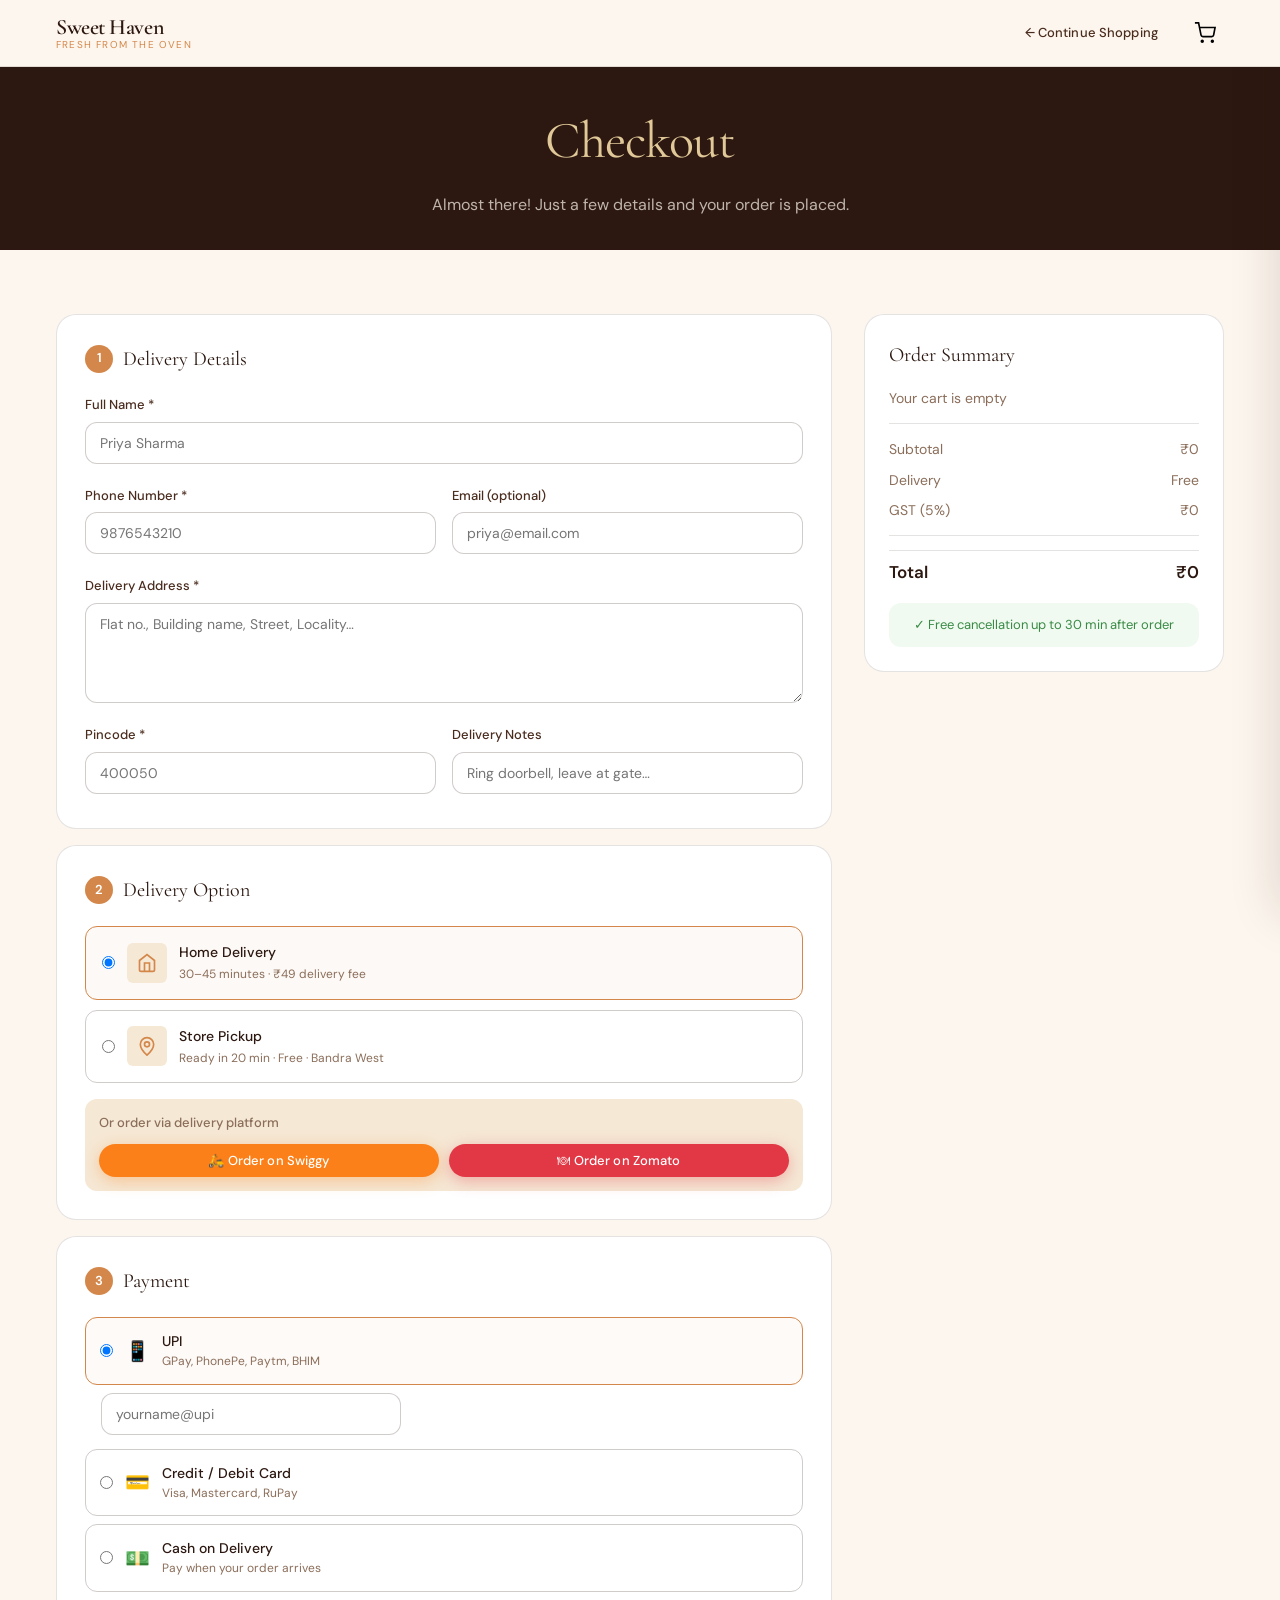
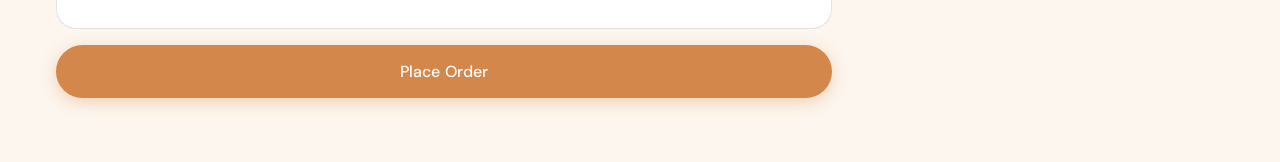
<file: pages/checkout.html>
<!DOCTYPE html>
<html lang="en">
<head>
  <meta charset="UTF-8">
  <meta name="viewport" content="width=device-width, initial-scale=1.0">
  <title>Checkout — Sweet Haven Bakery</title>
  <link rel="stylesheet" href="../css/tokens.css">
  <link rel="stylesheet" href="../css/reset.css">
  <link rel="stylesheet" href="../css/layout.css">
  <link rel="stylesheet" href="../css/components.css">
  <link rel="stylesheet" href="../css/animations.css">
</head>
<body>

<nav class="navbar">
  <div class="navbar__inner">
    <a href="../index.html" class="navbar__logo">
      <span class="navbar__logo-name">Sweet Haven</span>
      <span class="navbar__logo-tag">Fresh from the Oven</span>
    </a>
    <div class="navbar__actions" style="margin-left:auto">
      <a href="shop.html" class="btn btn--ghost btn--sm">← Continue Shopping</a>
      <button class="navbar__cart-btn" onclick="openCart()">
        <svg width="22" height="22" viewBox="0 0 24 24" fill="none" stroke="currentColor" stroke-width="1.8"><circle cx="9" cy="21" r="1"/><circle cx="20" cy="21" r="1"/><path d="M1 1h4l2.68 13.39a2 2 0 0 0 2 1.61h9.72a2 2 0 0 0 2-1.61L23 6H6"/></svg>
        <span class="cart-badge">0</span>
      </button>
    </div>
  </div>
</nav>

<div class="page-hero" style="padding:var(--space-lg) 0">
  <h1>Checkout</h1>
  <p>Almost there! Just a few details and your order is placed.</p>
</div>

<section class="section--sm">
  <div class="container">
    <form id="checkout-form">
      <div class="checkout-layout">
        <!-- Left: Form -->
        <div>
          <!-- Delivery Details -->
          <div class="checkout-card">
            <div class="checkout-card__title">
              <div class="step-num">1</div> Delivery Details
            </div>
            <div style="display:grid;grid-template-columns:1fr 1fr;gap:16px">
              <div class="form-group" style="grid-column:span 2">
                <label class="form-label" for="co-name">Full Name *</label>
                <input class="form-input" type="text" id="co-name" placeholder="Priya Sharma">
                <div class="form-error" id="co-name-error"></div>
              </div>
              <div class="form-group">
                <label class="form-label" for="co-phone">Phone Number *</label>
                <input class="form-input" type="tel" id="co-phone" placeholder="9876543210">
                <div class="form-error" id="co-phone-error"></div>
              </div>
              <div class="form-group">
                <label class="form-label" for="co-email">Email (optional)</label>
                <input class="form-input" type="email" id="co-email" placeholder="priya@email.com">
              </div>
              <div class="form-group" style="grid-column:span 2">
                <label class="form-label" for="co-address">Delivery Address *</label>
                <textarea class="form-textarea" id="co-address" placeholder="Flat no., Building name, Street, Locality…" rows="3"></textarea>
                <div class="form-error" id="co-address-error"></div>
              </div>
              <div class="form-group">
                <label class="form-label" for="co-pincode">Pincode *</label>
                <input class="form-input" type="text" id="co-pincode" placeholder="400050" maxlength="6">
                <div class="form-error" id="co-pincode-error"></div>
              </div>
              <div class="form-group">
                <label class="form-label" for="co-notes">Delivery Notes</label>
                <input class="form-input" type="text" id="co-notes" placeholder="Ring doorbell, leave at gate…">
              </div>
            </div>
          </div>

          <!-- Delivery Option -->
          <div class="checkout-card">
            <div class="checkout-card__title"><div class="step-num">2</div> Delivery Option</div>
            <label class="delivery-option">
              <input type="radio" name="delivery" value="home" checked>
              <div class="delivery-option__icon">
                <svg width="20" height="20" viewBox="0 0 24 24" fill="none" stroke="currentColor" stroke-width="2"><path d="M3 9l9-7 9 7v11a2 2 0 0 1-2 2H5a2 2 0 0 1-2-2z"/><polyline points="9 22 9 12 15 12 15 22"/></svg>
              </div>
              <div>
                <div class="delivery-option__title">Home Delivery</div>
                <div class="delivery-option__sub">30–45 minutes · ₹49 delivery fee</div>
              </div>
            </label>
            <label class="delivery-option">
              <input type="radio" name="delivery" value="pickup">
              <div class="delivery-option__icon">
                <svg width="20" height="20" viewBox="0 0 24 24" fill="none" stroke="currentColor" stroke-width="2"><path d="M20 10c0 6-8 13-8 13s-8-7-8-13a8 8 0 0 1 16 0Z"/><circle cx="12" cy="10" r="3"/></svg>
              </div>
              <div>
                <div class="delivery-option__title">Store Pickup</div>
                <div class="delivery-option__sub">Ready in 20 min · Free · Bandra West</div>
              </div>
            </label>

            <div style="margin-top:16px;padding:14px;background:var(--cream-dark);border-radius:var(--r-md)">
              <div style="font-size:13px;font-weight:500;margin-bottom:10px;color:var(--muted)">Or order via delivery platform</div>
              <div style="display:flex;gap:10px">
                <button type="button" class="btn btn--swiggy btn--sm" style="flex:1" onclick="openDeliveryModal('swiggy')">🛵 Order on Swiggy</button>
                <button type="button" class="btn btn--zomato btn--sm" style="flex:1" onclick="openDeliveryModal('zomato')">🍽 Order on Zomato</button>
              </div>
            </div>
          </div>

          <!-- Payment -->
          <div class="checkout-card">
            <div class="checkout-card__title"><div class="step-num">3</div> Payment</div>
            <label class="payment-option">
              <input type="radio" name="payment" value="upi" checked>
              <div style="font-size:20px">📱</div>
              <div><div style="font-weight:500;font-size:14px">UPI</div><div style="font-size:12px;color:var(--muted)">GPay, PhonePe, Paytm, BHIM</div></div>
            </label>
            <div id="upi-field" style="padding:0 16px 14px">
              <input class="form-input" type="text" placeholder="yourname@upi" style="max-width:300px">
            </div>
            <label class="payment-option">
              <input type="radio" name="payment" value="card">
              <div style="font-size:20px">💳</div>
              <div><div style="font-weight:500;font-size:14px">Credit / Debit Card</div><div style="font-size:12px;color:var(--muted)">Visa, Mastercard, RuPay</div></div>
            </label>
            <label class="payment-option">
              <input type="radio" name="payment" value="cod">
              <div style="font-size:20px">💵</div>
              <div><div style="font-weight:500;font-size:14px">Cash on Delivery</div><div style="font-size:12px;color:var(--muted)">Pay when your order arrives</div></div>
            </label>
          </div>

          <button type="submit" class="btn btn--primary btn--full btn--lg" id="place-order-btn">
            Place Order
          </button>
        </div>

        <!-- Right: Order Summary -->
        <div class="order-summary-box">
          <div class="order-summary-box__title">Order Summary</div>
          <div id="checkout-summary-items"></div>
          <div class="summary-divider"></div>
          <div class="cart-summary-row" style="font-size:14px;margin-bottom:8px"><span>Subtotal</span><span id="checkout-subtotal">₹0</span></div>
          <div class="cart-summary-row" style="font-size:14px;margin-bottom:8px"><span>Delivery</span><span id="checkout-delivery">₹49</span></div>
          <div class="cart-summary-row" style="font-size:14px;margin-bottom:8px"><span>GST (5%)</span><span id="checkout-tax">₹0</span></div>
          <div class="summary-divider"></div>
          <div class="cart-summary-row total"><span>Total</span><span id="checkout-total">₹0</span></div>
          <div style="margin-top:16px;padding:12px;background:rgba(107,203,119,0.1);border-radius:var(--r-md);font-size:13px;color:#3a8a45;text-align:center">
            ✓ Free cancellation up to 30 min after order
          </div>
        </div>
      </div>
    </form>
  </div>
</section>

<!-- Cart Sidebar -->
<div class="cart-overlay" id="cart-overlay" onclick="closeCart()"></div>
<div class="cart-sidebar" id="cart-sidebar">
  <div class="cart-sidebar__header">
    <div class="cart-sidebar__title">Your Cart 🛒</div>
    <button class="cart-sidebar__close" onclick="closeCart()">✕</button>
  </div>
  <div class="cart-sidebar__body" id="cart-body"></div>
  <div class="cart-sidebar__footer" id="cart-footer"></div>
</div>

<!-- Order Success Modal -->
<div class="modal-overlay" id="success-overlay">
  <div class="modal" style="max-width:460px">
    <div class="order-success">
      <div class="order-success__icon">🎉</div>
      <div class="order-success__title">Order Placed!</div>
      <div class="order-success__id"></div>
      <div class="order-success__detail">
        <div class="order-success__detail-item">
          <div class="order-success__detail-label">Delivery Time</div>
          <div class="order-success__detail-value" id="success-eta">—</div>
        </div>
        <div class="order-success__detail-item">
          <div class="order-success__detail-label">Payment</div>
          <div class="order-success__detail-value">Confirmed</div>
        </div>
      </div>
      <p style="font-size:14px;color:var(--muted);margin-bottom:24px">You'll receive a confirmation SMS. Track your order in real-time!</p>
      <div style="display:flex;gap:10px;flex-wrap:wrap;justify-content:center">
        <a href="track.html" class="btn btn--dark">Track Order</a>
        <a href="../index.html" class="btn btn--outline">Back to Home</a>
      </div>
    </div>
  </div>
</div>

<!-- Platform Modal -->
<div class="modal-overlay" id="platform-overlay">
  <div class="modal" style="max-width:400px"><div class="platform-modal"></div></div>
</div>

<canvas id="confetti-canvas"></canvas>

<script src="../js/data.js"></script>
<script src="../js/cart.js"></script>
<script src="../js/ui.js"></script>
<script src="../js/checkout.js"></script>
<script>
Cart.load();
// Toggle UPI field visibility
document.querySelectorAll('[name=payment]').forEach(r => {
  r.addEventListener('change', () => {
    const upiField = document.getElementById('upi-field');
    if (upiField) upiField.style.display = r.value === 'upi' && r.checked ? 'block' : 'none';
  });
});
</script>
</body>
</html>
</file>
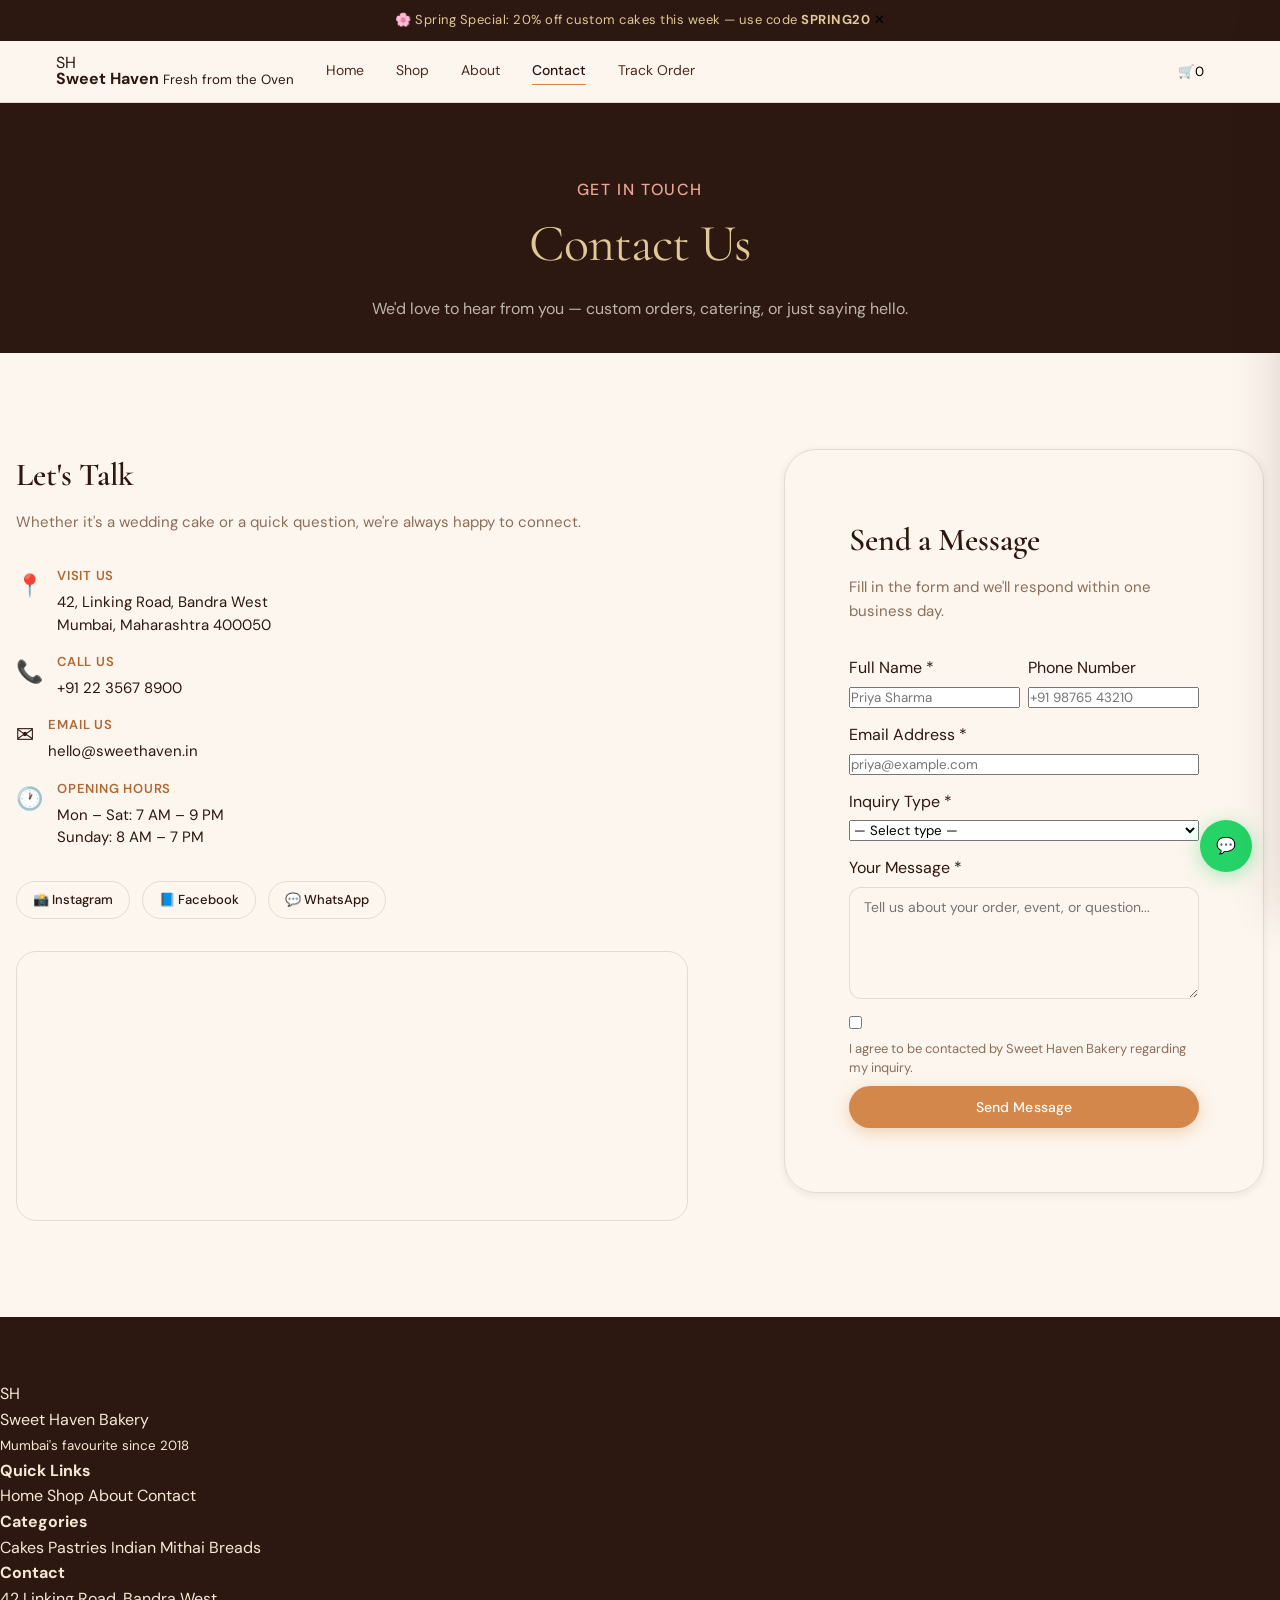
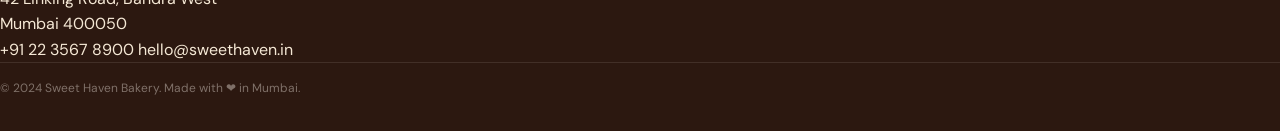
<file: pages/contact.html>
<!DOCTYPE html>
<html lang="en">
<head>
  <meta charset="UTF-8" />
  <meta name="viewport" content="width=device-width, initial-scale=1.0" />
  <title>Contact Us — Sweet Haven Bakery</title>
  <meta name="description" content="Get in touch with Sweet Haven Bakery. Reach us for custom orders, catering, feedback, or any inquiry." />
  <link rel="preconnect" href="https://fonts.googleapis.com" />
  <link rel="preconnect" href="https://fonts.gstatic.com" crossorigin />
  <link href="https://fonts.googleapis.com/css2?family=Cormorant+Garamond:ital,wght@0,400;0,600;0,700;1,400&family=DM+Sans:wght@300;400;500;600&display=swap" rel="stylesheet" />
  <link rel="stylesheet" href="../css/tokens.css" />
  <link rel="stylesheet" href="../css/reset.css" />
  <link rel="stylesheet" href="../css/layout.css" />
  <link rel="stylesheet" href="../css/components.css" />
  <link rel="stylesheet" href="../css/animations.css" />
</head>
<body>

  <!-- Seasonal Banner -->
  <div class="seasonal-banner" id="seasonalBanner">
    <span>🌸 Spring Special: 20% off custom cakes this week — use code <strong>SPRING20</strong></span>
    <button class="seasonal-banner__close" onclick="document.getElementById('seasonalBanner').style.display='none'" aria-label="Close banner">✕</button>
  </div>

  <!-- Navbar -->
  <header class="navbar" id="navbar">
    <div class="navbar__inner">
      <a href="../index.html" class="navbar__logo">
        <span class="navbar__logo-mark">SH</span>
        <span class="navbar__logo-text">
          <strong>Sweet Haven</strong>
          <small>Fresh from the Oven</small>
        </span>
      </a>
      <nav class="navbar__links" id="navLinks">
        <a href="../index.html">Home</a>
        <a href="shop.html">Shop</a>
        <a href="about.html">About</a>
        <a href="contact.html" class="active">Contact</a>
        <a href="track.html">Track Order</a>
      </nav>
      <div class="navbar__actions">
        <button class="navbar__cart-btn" id="cartToggle" aria-label="Open cart">
          🛒
          <span class="navbar__cart-badge" id="cartBadge">0</span>
        </button>
        <button class="navbar__hamburger" id="hamburger" aria-label="Toggle menu">
          <span></span><span></span><span></span>
        </button>
      </div>
    </div>
  </header>

  <!-- Page Hero -->
  <section class="page-hero" style="background-image:url('https://images.unsplash.com/photo-1555396273-367ea4eb4db5?w=1400&auto=format&fit=crop')">
    <div class="page-hero__overlay"></div>
    <div class="page-hero__content reveal">
      <p class="section-label" style="color:var(--rose)">Get In Touch</p>
      <h1>Contact Us</h1>
      <p>We'd love to hear from you — custom orders, catering, or just saying hello.</p>
    </div>
  </section>

  <!-- Main Content -->
  <main class="contact-layout">

    <!-- Contact Info Column -->
    <aside class="contact-info reveal">
      <h2>Let's Talk</h2>
      <p class="contact-info__sub">Whether it's a wedding cake or a quick question, we're always happy to connect.</p>

      <ul class="contact-details">
        <li>
          <span class="contact-details__icon">📍</span>
          <div>
            <strong>Visit Us</strong>
            <p>42, Linking Road, Bandra West<br>Mumbai, Maharashtra 400050</p>
          </div>
        </li>
        <li>
          <span class="contact-details__icon">📞</span>
          <div>
            <strong>Call Us</strong>
            <p><a href="tel:+912235678900">+91 22 3567 8900</a></p>
          </div>
        </li>
        <li>
          <span class="contact-details__icon">✉️</span>
          <div>
            <strong>Email Us</strong>
            <p><a href="mailto:hello@sweethaven.in">hello@sweethaven.in</a></p>
          </div>
        </li>
        <li>
          <span class="contact-details__icon">🕐</span>
          <div>
            <strong>Opening Hours</strong>
            <p>Mon – Sat: 7 AM – 9 PM<br>Sunday: 8 AM – 7 PM</p>
          </div>
        </li>
      </ul>

      <div class="contact-social">
        <a href="#" class="contact-social__link" aria-label="Instagram">📸 Instagram</a>
        <a href="#" class="contact-social__link" aria-label="Facebook">📘 Facebook</a>
        <a href="https://wa.me/912235678900" class="contact-social__link" aria-label="WhatsApp">💬 WhatsApp</a>
      </div>

      <!-- Map Embed -->
      <div class="contact-map reveal">
        <iframe
          src="https://www.google.com/maps/embed?pb=!1m18!1m12!1m3!1d3771.4440013218755!2d72.82772!3d19.05896!2m3!1f0!2f0!3f0!3m2!1i1024!2i768!4f13.1!3m3!1m2!1s0x3be7c9143b6ad4e1%3A0x2e6c1d6f2e62b8a!2sBandra%20West%2C%20Mumbai%2C%20Maharashtra!5e0!3m2!1sen!2sin!4v1700000000000!5m2!1sen!2sin"
          width="100%"
          height="260"
          style="border:0;border-radius:var(--radius-lg)"
          allowfullscreen=""
          loading="lazy"
          referrerpolicy="no-referrer-when-downgrade"
          title="Sweet Haven Bakery location map"
        ></iframe>
      </div>
    </aside>

    <!-- Contact Form -->
    <section class="contact-form-wrap reveal">
      <h2>Send a Message</h2>
      <p class="contact-form-wrap__sub">Fill in the form and we'll respond within one business day.</p>

      <form class="contact-form" id="contactForm" novalidate>
        <div class="form-row">
          <div class="form-group">
            <label for="cf-name">Full Name *</label>
            <input type="text" id="cf-name" placeholder="Priya Sharma" autocomplete="name" />
            <span class="form-error" id="err-name"></span>
          </div>
          <div class="form-group">
            <label for="cf-phone">Phone Number</label>
            <input type="tel" id="cf-phone" placeholder="+91 98765 43210" autocomplete="tel" />
          </div>
        </div>

        <div class="form-group">
          <label for="cf-email">Email Address *</label>
          <input type="email" id="cf-email" placeholder="priya@example.com" autocomplete="email" />
          <span class="form-error" id="err-email"></span>
        </div>

        <div class="form-group">
          <label for="cf-type">Inquiry Type *</label>
          <select id="cf-type">
            <option value="">— Select type —</option>
            <option value="order">Custom Order / Cake Design</option>
            <option value="catering">Catering &amp; Events</option>
            <option value="feedback">Feedback &amp; Reviews</option>
            <option value="wholesale">Wholesale / Partnership</option>
            <option value="other">Other</option>
          </select>
          <span class="form-error" id="err-type"></span>
        </div>

        <div class="form-group">
          <label for="cf-message">Your Message *</label>
          <textarea id="cf-message" rows="5" placeholder="Tell us about your order, event, or question..."></textarea>
          <span class="form-error" id="err-message"></span>
        </div>

        <div class="form-group form-group--checkbox">
          <input type="checkbox" id="cf-consent" />
          <label for="cf-consent">I agree to be contacted by Sweet Haven Bakery regarding my inquiry.</label>
        </div>

        <button type="submit" class="btn btn--primary btn--full" id="cfSubmitBtn">
          Send Message
        </button>
      </form>

      <!-- Success State -->
      <div class="contact-success" id="contactSuccess" style="display:none">
        <div class="contact-success__icon">✉️</div>
        <h3>Message Sent!</h3>
        <p>Thank you for reaching out. We'll get back to you within one business day.<br>In a hurry? Call us at <a href="tel:+912235678900">+91 22 3567 8900</a>.</p>
        <button class="btn btn--outline" onclick="resetContactForm()">Send Another</button>
      </div>
    </section>

  </main>

  <!-- Footer -->
  <footer class="footer">
    <div class="footer__inner">
      <div class="footer__brand">
        <span class="navbar__logo-mark">SH</span>
        <p>Sweet Haven Bakery<br><small>Mumbai's favourite since 2018</small></p>
      </div>
      <div class="footer__col">
        <h4>Quick Links</h4>
        <a href="../index.html">Home</a>
        <a href="shop.html">Shop</a>
        <a href="about.html">About</a>
        <a href="contact.html">Contact</a>
      </div>
      <div class="footer__col">
        <h4>Categories</h4>
        <a href="shop.html?cat=cakes">Cakes</a>
        <a href="shop.html?cat=pastries">Pastries</a>
        <a href="shop.html?cat=mithai">Indian Mithai</a>
        <a href="shop.html?cat=breads">Breads</a>
      </div>
      <div class="footer__col">
        <h4>Contact</h4>
        <p>42 Linking Road, Bandra West<br>Mumbai 400050</p>
        <a href="tel:+912235678900">+91 22 3567 8900</a>
        <a href="mailto:hello@sweethaven.in">hello@sweethaven.in</a>
      </div>
    </div>
    <div class="footer__bottom">
      <p>© 2024 Sweet Haven Bakery. Made with ❤️ in Mumbai.</p>
    </div>
  </footer>

  <!-- WhatsApp Float -->
  <a href="https://wa.me/912235678900" class="whatsapp-float" target="_blank" rel="noopener" aria-label="Chat on WhatsApp">💬</a>

  <!-- Cart Sidebar -->
  <div class="overlay" id="overlay" onclick="closeCart()"></div>
  <aside class="cart-sidebar" id="cartSidebar">
    <div class="cart-sidebar__header">
      <h3>Your Cart</h3>
      <button onclick="closeCart()" aria-label="Close cart">✕</button>
    </div>
    <div class="cart-sidebar__body" id="cartBody"></div>
    <div class="cart-sidebar__footer" id="cartFooter"></div>
  </aside>

  <!-- Toast -->
  <div class="toast-container" id="toastContainer"></div>

  <script src="../js/data.js"></script>
  <script src="../js/cart.js"></script>
  <script src="../js/ui.js"></script>
  <script>
    Cart.load();

    /* ── Contact Form ── */
    const contactForm = document.getElementById('contactForm');
    const contactSuccess = document.getElementById('contactSuccess');

    contactForm.addEventListener('submit', function(e) {
      e.preventDefault();
      if (!validateContactForm()) return;

      const btn = document.getElementById('cfSubmitBtn');
      btn.textContent = 'Sending…';
      btn.disabled = true;

      setTimeout(() => {
        contactForm.style.display = 'none';
        contactSuccess.style.display = 'flex';
        Toast.show('Message sent successfully! We\'ll be in touch soon.', 'success');
      }, 1200);
    });

    function validateContactForm() {
      let valid = true;

      const name = document.getElementById('cf-name').value.trim();
      const email = document.getElementById('cf-email').value.trim();
      const type = document.getElementById('cf-type').value;
      const message = document.getElementById('cf-message').value.trim();

      document.getElementById('err-name').textContent = '';
      document.getElementById('err-email').textContent = '';
      document.getElementById('err-type').textContent = '';
      document.getElementById('err-message').textContent = '';

      if (!name) { document.getElementById('err-name').textContent = 'Name is required.'; valid = false; }
      if (!email || !/^[^\s@]+@[^\s@]+\.[^\s@]+$/.test(email)) { document.getElementById('err-email').textContent = 'Enter a valid email.'; valid = false; }
      if (!type) { document.getElementById('err-type').textContent = 'Please select an inquiry type.'; valid = false; }
      if (!message || message.length < 10) { document.getElementById('err-message').textContent = 'Please write at least 10 characters.'; valid = false; }

      return valid;
    }

    function resetContactForm() {
      contactForm.reset();
      contactForm.style.display = 'block';
      contactSuccess.style.display = 'none';
      document.getElementById('cfSubmitBtn').textContent = 'Send Message';
      document.getElementById('cfSubmitBtn').disabled = false;
    }
  </script>
</body>
</html>
</file>
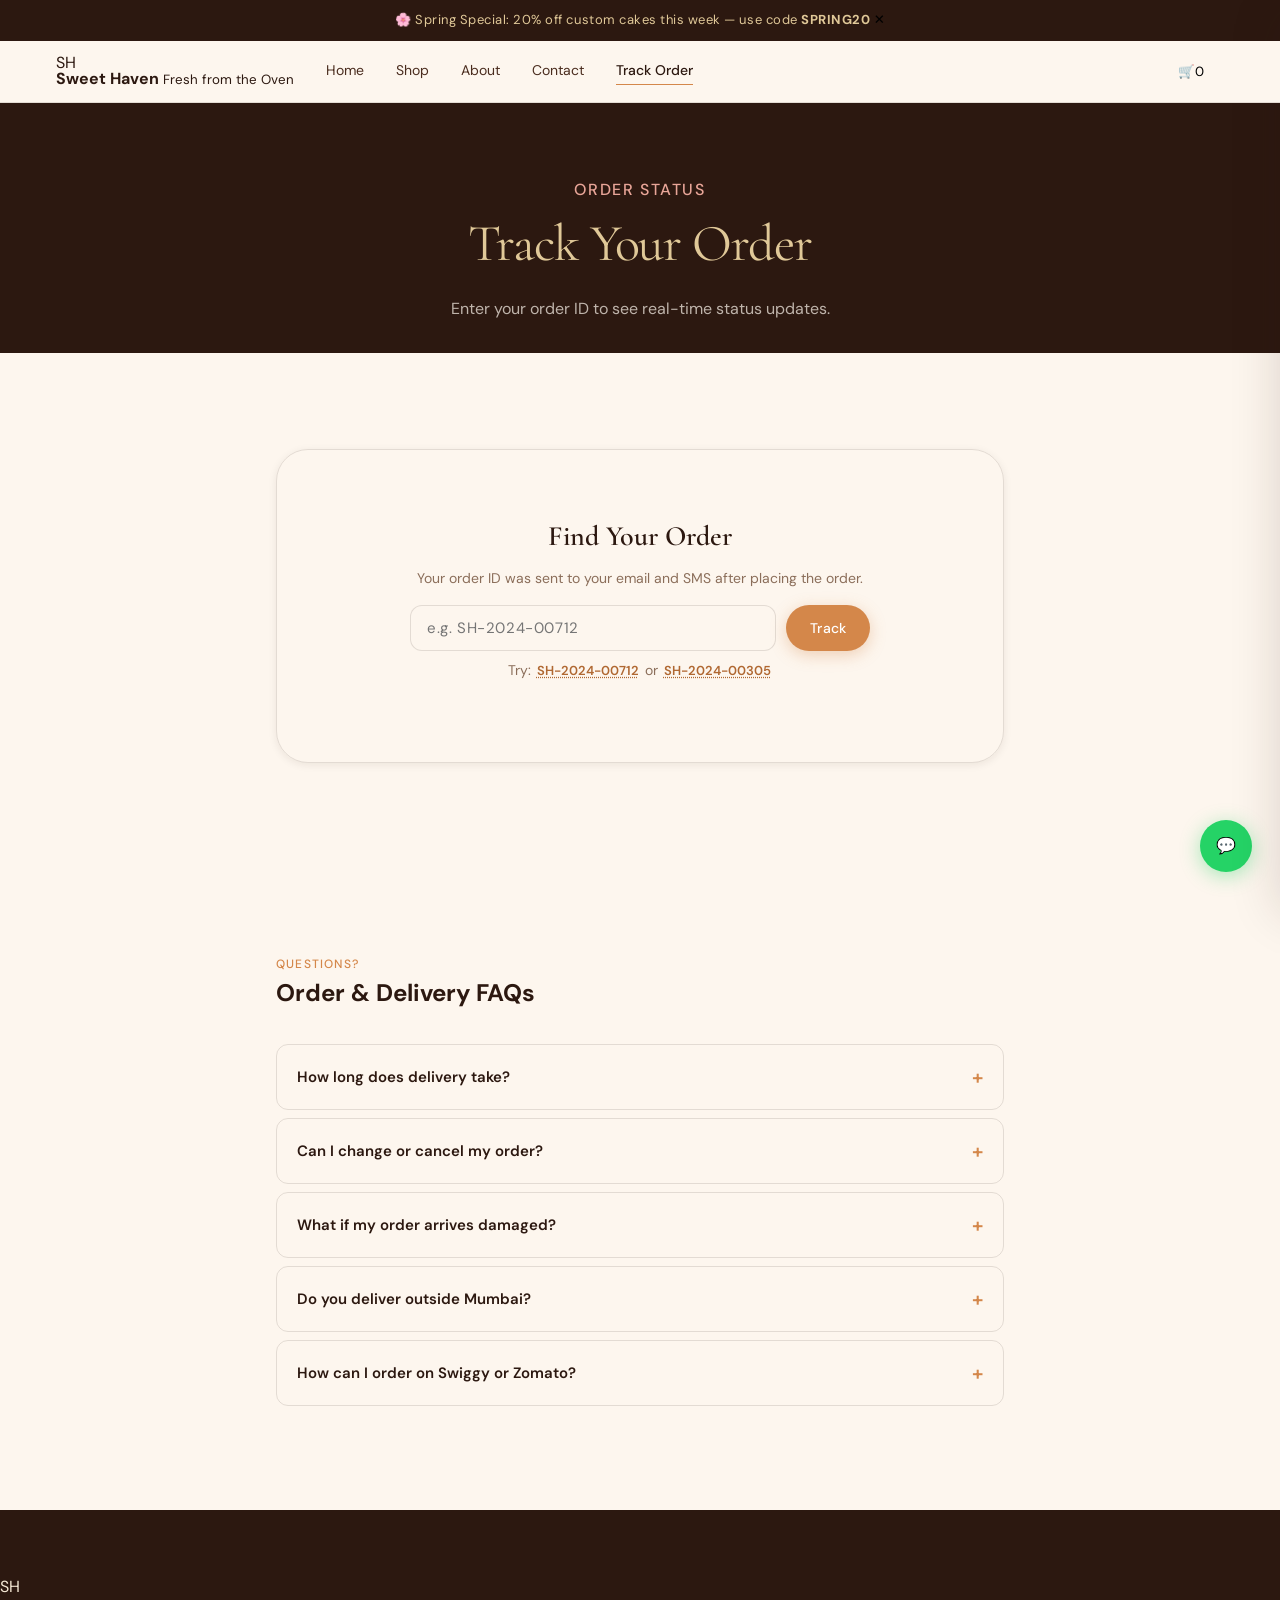
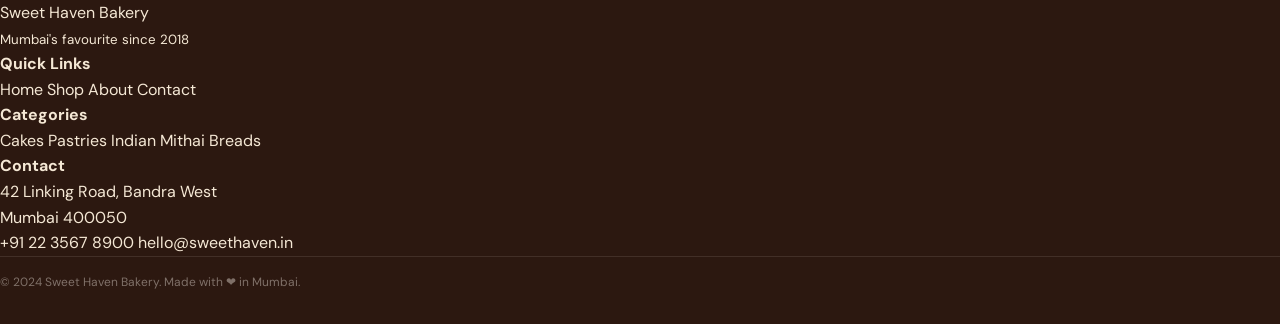
<file: pages/track.html>
<!DOCTYPE html>
<html lang="en">
<head>
  <meta charset="UTF-8" />
  <meta name="viewport" content="width=device-width, initial-scale=1.0" />
  <title>Track Your Order — Sweet Haven Bakery</title>
  <meta name="description" content="Track your Sweet Haven Bakery order in real time. Enter your order ID to see live status updates." />
  <link rel="preconnect" href="https://fonts.googleapis.com" />
  <link rel="preconnect" href="https://fonts.gstatic.com" crossorigin />
  <link href="https://fonts.googleapis.com/css2?family=Cormorant+Garamond:ital,wght@0,400;0,600;0,700;1,400&family=DM+Sans:wght@300;400;500;600&display=swap" rel="stylesheet" />
  <link rel="stylesheet" href="../css/tokens.css" />
  <link rel="stylesheet" href="../css/reset.css" />
  <link rel="stylesheet" href="../css/layout.css" />
  <link rel="stylesheet" href="../css/components.css" />
  <link rel="stylesheet" href="../css/animations.css" />
</head>
<body>

  <!-- Seasonal Banner -->
  <div class="seasonal-banner" id="seasonalBanner">
    <span>🌸 Spring Special: 20% off custom cakes this week — use code <strong>SPRING20</strong></span>
    <button class="seasonal-banner__close" onclick="document.getElementById('seasonalBanner').style.display='none'" aria-label="Close banner">✕</button>
  </div>

  <!-- Navbar -->
  <header class="navbar" id="navbar">
    <div class="navbar__inner">
      <a href="../index.html" class="navbar__logo">
        <span class="navbar__logo-mark">SH</span>
        <span class="navbar__logo-text">
          <strong>Sweet Haven</strong>
          <small>Fresh from the Oven</small>
        </span>
      </a>
      <nav class="navbar__links" id="navLinks">
        <a href="../index.html">Home</a>
        <a href="shop.html">Shop</a>
        <a href="about.html">About</a>
        <a href="contact.html">Contact</a>
        <a href="track.html" class="active">Track Order</a>
      </nav>
      <div class="navbar__actions">
        <button class="navbar__cart-btn" id="cartToggle" aria-label="Open cart">
          🛒
          <span class="navbar__cart-badge" id="cartBadge">0</span>
        </button>
        <button class="navbar__hamburger" id="hamburger" aria-label="Toggle menu">
          <span></span><span></span><span></span>
        </button>
      </div>
    </div>
  </header>

  <!-- Page Hero -->
  <section class="page-hero" style="background-image:url('https://images.unsplash.com/photo-1607013251379-e6eecfffe234?w=1400&auto=format&fit=crop')">
    <div class="page-hero__overlay"></div>
    <div class="page-hero__content reveal">
      <p class="section-label" style="color:var(--rose)">Order Status</p>
      <h1>Track Your Order</h1>
      <p>Enter your order ID to see real-time status updates.</p>
    </div>
  </section>

  <!-- Track Section -->
  <section class="track-section">

    <!-- Search Form -->
    <div class="track-search-wrap reveal">
      <div class="track-search">
        <h2>Find Your Order</h2>
        <p>Your order ID was sent to your email and SMS after placing the order.</p>
        <div class="track-input-row">
          <input
            type="text"
            id="trackInput"
            placeholder="e.g. SH-2024-00712"
            autocomplete="off"
            spellcheck="false"
          />
          <button class="btn btn--primary" id="trackBtn" onclick="handleTrack()">Track</button>
        </div>
        <p class="track-hint">Try: <button class="track-demo-btn" onclick="demoTrack('SH-2024-00712')">SH-2024-00712</button> or <button class="track-demo-btn" onclick="demoTrack('SH-2024-00305')">SH-2024-00305</button></p>
      </div>
    </div>

    <!-- Results (hidden initially) -->
    <div class="track-results" id="trackResults" style="display:none">

      <!-- Order Summary Card -->
      <div class="track-summary-card reveal">
        <div class="track-summary-card__left">
          <p class="section-label">Order ID</p>
          <h3 id="trOrderId">—</h3>
          <p id="trOrderDate" class="track-summary-card__date"></p>
        </div>
        <div class="track-summary-card__right">
          <span class="badge" id="trStatusBadge">Processing</span>
          <p id="trEta" class="track-summary-card__eta"></p>
        </div>
      </div>

      <!-- Progress Steps -->
      <div class="track-steps-wrap reveal">
        <ol class="track-steps" id="trackSteps"></ol>
      </div>

      <!-- Delivery Details -->
      <div class="track-delivery-card reveal" id="trackDeliveryCard">
        <h4>Delivery Details</h4>
        <div class="track-delivery-card__grid" id="trackDeliveryGrid"></div>
      </div>

      <!-- Items -->
      <div class="track-items-card reveal" id="trackItemsCard">
        <h4>Items in this Order</h4>
        <ul class="track-items-list" id="trackItemsList"></ul>
      </div>

      <!-- Actions -->
      <div class="track-actions reveal">
        <button class="btn btn--outline" onclick="resetTrack()">Track Another Order</button>
        <a href="shop.html" class="btn btn--primary">Continue Shopping</a>
      </div>

    </div>

    <!-- Not Found State -->
    <div class="track-not-found" id="trackNotFound" style="display:none">
      <div class="track-not-found__icon">🔍</div>
      <h3>Order Not Found</h3>
      <p>We couldn't find an order with that ID. Please double-check and try again, or <a href="contact.html">contact us</a>.</p>
      <button class="btn btn--outline" onclick="resetTrack()">Try Again</button>
    </div>

  </section>

  <!-- FAQ Accordion -->
  <section class="track-faq reveal">
    <div class="section-heading">
      <p class="section-label">Questions?</p>
      <h2>Order &amp; Delivery FAQs</h2>
    </div>
    <div class="faq-list">
      <details class="faq-item">
        <summary>How long does delivery take?</summary>
        <p>Standard delivery takes 30–45 minutes within 5 km of our Bandra store. For areas further away, expect 45–75 minutes. Custom cakes require 24-hour advance notice.</p>
      </details>
      <details class="faq-item">
        <summary>Can I change or cancel my order?</summary>
        <p>Orders can be modified or cancelled within 15 minutes of placing. After that, we may have already started preparing your items. Please call us immediately at +91 22 3567 8900.</p>
      </details>
      <details class="faq-item">
        <summary>What if my order arrives damaged?</summary>
        <p>We take great care in packaging, but if your order arrives damaged, please take a photo and WhatsApp it to us within 2 hours of delivery. We'll send a replacement or issue a full refund.</p>
      </details>
      <details class="faq-item">
        <summary>Do you deliver outside Mumbai?</summary>
        <p>Currently we deliver within Mumbai only. For outstation orders, we ship dry items like cookies, nankhatai, and mithai via courier — please contact us for details.</p>
      </details>
      <details class="faq-item">
        <summary>How can I order on Swiggy or Zomato?</summary>
        <p>Search for "Sweet Haven Bakery" on Swiggy or Zomato and place your order directly through the app. Delivery times and prices may vary slightly on those platforms.</p>
      </details>
    </div>
  </section>

  <!-- Footer -->
  <footer class="footer">
    <div class="footer__inner">
      <div class="footer__brand">
        <span class="navbar__logo-mark">SH</span>
        <p>Sweet Haven Bakery<br><small>Mumbai's favourite since 2018</small></p>
      </div>
      <div class="footer__col">
        <h4>Quick Links</h4>
        <a href="../index.html">Home</a>
        <a href="shop.html">Shop</a>
        <a href="about.html">About</a>
        <a href="contact.html">Contact</a>
      </div>
      <div class="footer__col">
        <h4>Categories</h4>
        <a href="shop.html?cat=cakes">Cakes</a>
        <a href="shop.html?cat=pastries">Pastries</a>
        <a href="shop.html?cat=mithai">Indian Mithai</a>
        <a href="shop.html?cat=breads">Breads</a>
      </div>
      <div class="footer__col">
        <h4>Contact</h4>
        <p>42 Linking Road, Bandra West<br>Mumbai 400050</p>
        <a href="tel:+912235678900">+91 22 3567 8900</a>
        <a href="mailto:hello@sweethaven.in">hello@sweethaven.in</a>
      </div>
    </div>
    <div class="footer__bottom">
      <p>© 2024 Sweet Haven Bakery. Made with ❤️ in Mumbai.</p>
    </div>
  </footer>

  <!-- WhatsApp Float -->
  <a href="https://wa.me/912235678900" class="whatsapp-float" target="_blank" rel="noopener" aria-label="Chat on WhatsApp">💬</a>

  <!-- Cart Sidebar -->
  <div class="overlay" id="overlay" onclick="closeCart()"></div>
  <aside class="cart-sidebar" id="cartSidebar">
    <div class="cart-sidebar__header">
      <h3>Your Cart</h3>
      <button onclick="closeCart()" aria-label="Close cart">✕</button>
    </div>
    <div class="cart-sidebar__body" id="cartBody"></div>
    <div class="cart-sidebar__footer" id="cartFooter"></div>
  </aside>

  <!-- Toast -->
  <div class="toast-container" id="toastContainer"></div>

  <script src="../js/data.js"></script>
  <script src="../js/cart.js"></script>
  <script src="../js/ui.js"></script>
  <script src="../js/track.js"></script>
  <script>
    Cart.load();

    /* ── Enter key triggers track ── */
    document.getElementById('trackInput').addEventListener('keydown', function(e) {
      if (e.key === 'Enter') handleTrack();
    });

    function handleTrack() {
      const val = document.getElementById('trackInput').value.trim().toUpperCase();
      if (!val) {
        Toast.show('Please enter an order ID.', 'error');
        document.getElementById('trackInput').focus();
        return;
      }
      runTrack(val);
    }

    function demoTrack(id) {
      document.getElementById('trackInput').value = id;
      runTrack(id);
    }

    function runTrack(orderId) {
      const btn = document.getElementById('trackBtn');
      btn.textContent = 'Searching…';
      btn.disabled = true;

      document.getElementById('trackResults').style.display = 'none';
      document.getElementById('trackNotFound').style.display = 'none';

      setTimeout(() => {
        btn.textContent = 'Track';
        btn.disabled = false;

        /* Validate format loosely */
        if (!/^SH-\d{4}-\d{4,6}$/.test(orderId)) {
          document.getElementById('trackNotFound').style.display = 'block';
          document.getElementById('trackNotFound').scrollIntoView({ behavior: 'smooth', block: 'start' });
          return;
        }

        renderTrackResult(orderId);
        document.getElementById('trackResults').style.display = 'block';
        document.getElementById('trackResults').scrollIntoView({ behavior: 'smooth', block: 'start' });
      }, 900);
    }

    function resetTrack() {
      document.getElementById('trackInput').value = '';
      document.getElementById('trackResults').style.display = 'none';
      document.getElementById('trackNotFound').style.display = 'none';
      document.getElementById('trackInput').focus();
      window.scrollTo({ top: 0, behavior: 'smooth' });
    }

    function renderTrackResult(orderId) {
      /* Derive a deterministic step from the order number */
      const num = parseInt(orderId.replace(/\D/g, ''), 10) || 0;
      const stepIndex = num % 5; // 0–4

      const statuses = [
        { label: 'Order Placed', icon: '📋', time: '10 mins ago', done: true },
        { label: 'Confirmed', icon: '✅', time: '8 mins ago', done: stepIndex >= 1 },
        { label: 'Being Prepared', icon: '👨‍🍳', time: stepIndex >= 2 ? '5 mins ago' : 'Pending', done: stepIndex >= 2 },
        { label: 'Out for Delivery', icon: '🛵', time: stepIndex >= 3 ? '2 mins ago' : 'Pending', done: stepIndex >= 3 },
        { label: 'Delivered', icon: '🎉', time: stepIndex >= 4 ? 'Just now' : 'Pending', done: stepIndex >= 4 },
      ];

      const currentStatus = statuses[stepIndex].label;
      const statusColors = ['honey', 'honey', 'rose', 'rose', 'sage'];

      /* Badge */
      const badge = document.getElementById('trStatusBadge');
      badge.textContent = currentStatus;
      badge.className = `badge badge--${statusColors[stepIndex]}`;

      /* Order ID + Date */
      document.getElementById('trOrderId').textContent = orderId;
      document.getElementById('trOrderDate').textContent = 'Placed on ' + new Date().toLocaleDateString('en-IN', { day: 'numeric', month: 'long', year: 'numeric' });

      /* ETA */
      const etas = ['~35 min', '~30 min', '~20 min', '~8 min', 'Delivered!'];
      document.getElementById('trEta').textContent = stepIndex < 4 ? `Estimated arrival: ${etas[stepIndex]}` : '🎉 Your order has been delivered!';

      /* Steps */
      const ol = document.getElementById('trackSteps');
      ol.innerHTML = statuses.map((s, i) => `
        <li class="track-step ${s.done ? 'track-step--done' : ''} ${i === stepIndex ? 'track-step--active' : ''}">
          <span class="track-step__icon">${s.icon}</span>
          <div class="track-step__body">
            <strong>${s.label}</strong>
            <span>${s.time}</span>
          </div>
        </li>
      `).join('');

      /* Delivery details */
      document.getElementById('trackDeliveryGrid').innerHTML = `
        <div><strong>Delivery Address</strong><p>42, Linking Road, Bandra West, Mumbai</p></div>
        <div><strong>Delivery Agent</strong><p>${stepIndex >= 3 ? 'Raju Kumar — ⭐ 4.8' : 'Not yet assigned'}</p></div>
        <div><strong>Payment</strong><p>UPI — ₹${349 + num % 500}</p></div>
        <div><strong>Order Type</strong><p>Home Delivery</p></div>
      `;

      /* Items (fake 2 items) */
      const sampleItems = [
        { name: 'Chocolate Truffle Cake', qty: 1, price: 649 },
        { name: 'Butter Croissant', qty: 2, price: 89 },
      ];
      document.getElementById('trackItemsList').innerHTML = sampleItems.map(item => `
        <li class="track-item">
          <span class="track-item__name">${item.name} <em>× ${item.qty}</em></span>
          <span class="track-item__price">₹${item.price * item.qty}</span>
        </li>
      `).join('') + `<li class="track-item track-item--total"><span>Total (incl. delivery + GST)</span><span>₹${sampleItems.reduce((a,b)=>a+b.price*b.qty,0)+49}</span></li>`;
    }
  </script>
</body>
</html>
</file>
<file: css/tokens.css>
@import url('https://fonts.googleapis.com/css2?family=Cormorant+Garamond:ital,wght@0,300;0,400;0,500;0,600;1,300;1,400&family=DM+Sans:wght@300;400;500&display=swap');

:root {
  /* Warm Dusk Palette */
  --cream:       #FDF6EE;
  --cream-dark:  #F5E8D5;
  --espresso:    #2C1810;
  --espresso-mid:#4A2C1E;
  --honey:       #D4874A;
  --honey-light: #E8A96A;
  --honey-dark:  #B06832;
  --rose:        #E8A598;
  --rose-dark:   #C07868;
  --gold:        #C9A96E;
  --gold-light:  #E0C898;
  --sage:        #8A9E7A;
  --ink:         #1A1008;
  --muted:       #8B6E5A;
  --border:      rgba(44,24,16,0.12);
  --border-mid:  rgba(44,24,16,0.22);

  /* Typography */
  --font-display: 'Cormorant Garamond', Georgia, serif;
  --font-body:    'DM Sans', system-ui, sans-serif;

  /* Spacing */
  --space-xs:  4px;
  --space-sm:  8px;
  --space-md:  16px;
  --space-lg:  32px;
  --space-xl:  64px;
  --space-2xl: 96px;

  /* Radius */
  --r-sm: 6px;
  --r-md: 12px;
  --r-lg: 20px;
  --r-xl: 32px;
  --r-pill: 999px;

  /* Shadows */
  --shadow-sm: 0 2px 8px rgba(44,24,16,0.08);
  --shadow-md: 0 4px 20px rgba(44,24,16,0.12);
  --shadow-lg: 0 12px 48px rgba(44,24,16,0.16);
  --shadow-hover: 0 16px 60px rgba(44,24,16,0.22);

  /* Transitions */
  --ease: cubic-bezier(0.4,0,0.2,1);
  --ease-out: cubic-bezier(0,0,0.2,1);
  --duration-fast: 150ms;
  --duration-mid: 280ms;
  --duration-slow: 500ms;

  /* Z-index */
  --z-dropdown: 100;
  --z-sidebar:  200;
  --z-modal:    300;
  --z-toast:    400;
  --z-navbar:   500;
}
</file>
<file: css/layout.css>
/* ── Wrapper ── */
.container { max-width: 1200px; margin: 0 auto; padding: 0 var(--space-md); }
.section { padding: var(--space-2xl) 0; }
.section--sm { padding: var(--space-xl) 0; }

/* ── Seasonal Banner ── */
.seasonal-banner {
  background: var(--espresso);
  color: var(--gold-light);
  text-align: center;
  padding: 10px var(--space-md);
  font-family: var(--font-body);
  font-size: 13px;
  letter-spacing: 0.04em;
  position: relative;
}
.seasonal-banner a { color: var(--honey-light); text-decoration: underline; }
.seasonal-banner .close-banner {
  position: absolute; right: 16px; top: 50%; transform: translateY(-50%);
  background: none; border: none; color: var(--gold-light); font-size: 18px; cursor: pointer; opacity: 0.7;
}
.seasonal-banner .close-banner:hover { opacity: 1; }

/* ── Navbar ── */
.navbar {
  position: sticky; top: 0; z-index: var(--z-navbar);
  background: var(--cream);
  border-bottom: 1px solid var(--border);
  backdrop-filter: blur(12px);
  transition: box-shadow var(--duration-mid) var(--ease);
}
.navbar.scrolled { box-shadow: var(--shadow-md); }
.navbar__inner {
  display: flex; align-items: center; gap: var(--space-md);
  padding: 14px var(--space-md); max-width: 1200px; margin: 0 auto;
}
.navbar__logo {
  display: flex; flex-direction: column; line-height: 1; flex-shrink: 0;
}
.navbar__logo-name {
  font-family: var(--font-display); font-size: 22px; font-weight: 600;
  color: var(--espresso); letter-spacing: -0.02em;
}
.navbar__logo-tag {
  font-size: 10px; letter-spacing: 0.12em; color: var(--honey); text-transform: uppercase; margin-top: 2px;
}
.navbar__links {
  display: flex; gap: var(--space-lg); align-items: center; margin-left: var(--space-md);
}
.navbar__links a {
  font-size: 14px; font-weight: 400; color: var(--espresso-mid);
  transition: color var(--duration-fast) var(--ease); position: relative; padding-bottom: 2px;
}
.navbar__links a::after {
  content: ''; position: absolute; bottom: -2px; left: 0; width: 0; height: 1.5px;
  background: var(--honey); transition: width var(--duration-mid) var(--ease);
}
.navbar__links a:hover { color: var(--espresso); }
.navbar__links a:hover::after, .navbar__links a.active::after { width: 100%; }
.navbar__links a.active { color: var(--espresso); font-weight: 500; }

.navbar__search {
  flex: 1; max-width: 260px;
  display: flex; align-items: center; gap: 8px;
  background: var(--cream-dark); border: 1px solid var(--border);
  border-radius: var(--r-pill); padding: 7px 14px;
  transition: border-color var(--duration-fast) var(--ease), box-shadow var(--duration-fast) var(--ease);
}
.navbar__search:focus-within { border-color: var(--honey); box-shadow: 0 0 0 3px rgba(212,135,74,0.15); }
.navbar__search input {
  border: none; background: none; outline: none;
  font-size: 13px; color: var(--espresso); width: 100%;
}
.navbar__search input::placeholder { color: var(--muted); }
.navbar__search svg { color: var(--muted); flex-shrink: 0; }

.navbar__actions { display: flex; align-items: center; gap: 12px; margin-left: auto; }
.navbar__location {
  display: flex; align-items: center; gap: 4px;
  font-size: 12px; color: var(--muted); white-space: nowrap;
}
.navbar__location svg { color: var(--honey); }
.navbar__cart-btn {
  position: relative; padding: 8px; border-radius: var(--r-sm);
  transition: background var(--duration-fast) var(--ease);
  display: flex; align-items: center;
}
.navbar__cart-btn:hover { background: var(--cream-dark); }
.cart-badge {
  position: absolute; top: 2px; right: 2px;
  background: var(--honey); color: #fff;
  font-size: 10px; font-weight: 600; line-height: 1;
  min-width: 16px; height: 16px; border-radius: var(--r-pill);
  display: flex; align-items: center; justify-content: center; padding: 0 3px;
  transform: scale(0); transition: transform var(--duration-fast) var(--ease);
}
.cart-badge.visible { transform: scale(1); }
.hamburger {
  display: none; flex-direction: column; gap: 5px; padding: 8px;
  border-radius: var(--r-sm); transition: background var(--duration-fast) var(--ease);
}
.hamburger:hover { background: var(--cream-dark); }
.hamburger span {
  display: block; width: 22px; height: 2px; background: var(--espresso);
  border-radius: 2px; transition: all var(--duration-mid) var(--ease);
}
.hamburger.open span:nth-child(1) { transform: translateY(7px) rotate(45deg); }
.hamburger.open span:nth-child(2) { opacity: 0; transform: scaleX(0); }
.hamburger.open span:nth-child(3) { transform: translateY(-7px) rotate(-45deg); }

.mobile-menu {
  display: none; flex-direction: column; gap: 0;
  background: var(--cream); border-bottom: 1px solid var(--border);
  overflow: hidden; max-height: 0;
  transition: max-height var(--duration-slow) var(--ease);
}
.mobile-menu.open { max-height: 400px; }
.mobile-menu a {
  padding: 14px 20px; font-size: 15px; color: var(--espresso-mid);
  border-bottom: 1px solid var(--border);
  transition: background var(--duration-fast) var(--ease), color var(--duration-fast) var(--ease);
}
.mobile-menu a:hover { background: var(--cream-dark); color: var(--espresso); }

/* ── Footer ── */
.footer {
  background: var(--espresso); color: var(--cream-dark);
  padding: var(--space-xl) 0 var(--space-lg);
}
.footer__grid {
  display: grid; grid-template-columns: 2fr 1fr 1fr 1.5fr;
  gap: var(--space-xl); margin-bottom: var(--space-xl);
}
.footer__brand-name {
  font-family: var(--font-display); font-size: 26px; font-weight: 500;
  color: var(--gold-light); letter-spacing: -0.02em; margin-bottom: 8px;
}
.footer__brand-desc {
  font-size: 14px; color: rgba(253,246,238,0.6); line-height: 1.7; max-width: 260px;
  margin-bottom: var(--space-md);
}
.footer__social { display: flex; gap: 10px; }
.footer__social a {
  width: 36px; height: 36px; border-radius: var(--r-sm);
  background: rgba(253,246,238,0.08); display: flex; align-items: center; justify-content: center;
  color: rgba(253,246,238,0.6); transition: all var(--duration-fast) var(--ease);
}
.footer__social a:hover { background: var(--honey); color: #fff; }
.footer__heading {
  font-size: 11px; letter-spacing: 0.1em; text-transform: uppercase;
  color: var(--gold); font-weight: 500; margin-bottom: 16px;
}
.footer__links { display: flex; flex-direction: column; gap: 10px; }
.footer__links a { font-size: 14px; color: rgba(253,246,238,0.6); transition: color var(--duration-fast) var(--ease); }
.footer__links a:hover { color: var(--cream); }
.footer__contact-item {
  display: flex; align-items: flex-start; gap: 8px;
  font-size: 13px; color: rgba(253,246,238,0.6); margin-bottom: 10px;
}
.footer__contact-item svg { color: var(--honey); flex-shrink: 0; margin-top: 2px; }
.footer__bottom {
  border-top: 1px solid rgba(253,246,238,0.1);
  padding-top: var(--space-md);
  display: flex; justify-content: space-between; align-items: center;
  font-size: 12px; color: rgba(253,246,238,0.4);
}

/* ── WhatsApp Float ── */
.whatsapp-float {
  position: fixed; bottom: 28px; right: 28px; z-index: 150;
  width: 52px; height: 52px; border-radius: var(--r-pill);
  background: #25D366; color: #fff;
  display: flex; align-items: center; justify-content: center;
  box-shadow: 0 4px 20px rgba(37,211,102,0.4);
  transition: transform var(--duration-fast) var(--ease), box-shadow var(--duration-fast) var(--ease);
}
.whatsapp-float:hover { transform: scale(1.1); box-shadow: 0 8px 32px rgba(37,211,102,0.5); }

/* ── Page Hero ── */
.page-hero {
  background: var(--espresso); color: var(--cream);
  padding: var(--space-xl) 0 var(--space-lg);
  text-align: center;
}
.page-hero h1 {
  font-family: var(--font-display); font-size: clamp(32px, 5vw, 52px);
  font-weight: 400; color: var(--gold-light); letter-spacing: -0.02em;
}
.page-hero p { font-size: 16px; color: rgba(253,246,238,0.7); margin-top: 10px; }

/* ── Responsive ── */
@media (max-width: 1024px) {
  .footer__grid { grid-template-columns: 1fr 1fr; gap: var(--space-lg); }
}
@media (max-width: 768px) {
  .navbar__links, .navbar__search, .navbar__location { display: none; }
  .hamburger { display: flex; }
  .mobile-menu { display: flex; }
  .footer__grid { grid-template-columns: 1fr; }
  .footer__bottom { flex-direction: column; gap: 8px; text-align: center; }
}
</file>
<file: css/components.css>
/* ── Buttons ── */
.btn {
  display: inline-flex; align-items: center; justify-content: center; gap: 8px;
  padding: 12px 24px; border-radius: var(--r-pill); font-size: 14px; font-weight: 500;
  letter-spacing: 0.01em; cursor: pointer; border: none;
  transition: all var(--duration-mid) var(--ease); white-space: nowrap;
}
.btn--primary {
  background: var(--honey); color: #fff; box-shadow: 0 4px 16px rgba(212,135,74,0.35);
}
.btn--primary:hover {
  background: var(--honey-dark); box-shadow: 0 8px 28px rgba(212,135,74,0.45);
  transform: translateY(-1px);
}
.btn--outline {
  background: transparent; color: var(--espresso);
  border: 1.5px solid var(--border-mid);
}
.btn--outline:hover { border-color: var(--honey); color: var(--honey); background: rgba(212,135,74,0.06); }
.btn--ghost { background: transparent; color: var(--espresso-mid); }
.btn--ghost:hover { background: var(--cream-dark); color: var(--espresso); }
.btn--dark { background: var(--espresso); color: var(--cream); }
.btn--dark:hover { background: var(--ink); transform: translateY(-1px); }
.btn--sm { padding: 8px 16px; font-size: 13px; }
.btn--lg { padding: 16px 36px; font-size: 16px; }
.btn--full { width: 100%; }
.btn:disabled { opacity: 0.5; cursor: not-allowed; transform: none !important; }

/* Swiggy / Zomato branded buttons */
.btn--swiggy { background: #FC8019; color: #fff; box-shadow: 0 4px 16px rgba(252,128,25,0.35); }
.btn--swiggy:hover { background: #e06a10; transform: translateY(-1px); box-shadow: 0 8px 28px rgba(252,128,25,0.45); }
.btn--zomato { background: #E23744; color: #fff; box-shadow: 0 4px 16px rgba(226,55,68,0.35); }
.btn--zomato:hover { background: #c42c38; transform: translateY(-1px); box-shadow: 0 8px 28px rgba(226,55,68,0.45); }

/* ── Badges ── */
.badge {
  display: inline-flex; align-items: center; gap: 4px;
  padding: 3px 10px; border-radius: var(--r-pill);
  font-size: 11px; font-weight: 500; letter-spacing: 0.04em; text-transform: uppercase;
}
.badge--honey { background: rgba(212,135,74,0.15); color: var(--honey-dark); }
.badge--rose  { background: rgba(232,165,152,0.18); color: var(--rose-dark); }
.badge--sage  { background: rgba(138,158,122,0.18); color: #5a7248; }
.badge--gold  { background: rgba(201,169,110,0.2);  color: #8b6e3a; }
.badge--espresso { background: var(--espresso); color: var(--gold-light); }

/* ── Product Card ── */
.product-card {
  background: #fff; border-radius: var(--r-lg); overflow: hidden;
  box-shadow: var(--shadow-sm); border: 1px solid var(--border);
  transition: transform var(--duration-mid) var(--ease), box-shadow var(--duration-mid) var(--ease);
  display: flex; flex-direction: column;
}
.product-card:hover { transform: translateY(-4px); box-shadow: var(--shadow-hover); }
.product-card__image-wrap {
  position: relative; overflow: hidden; aspect-ratio: 4/3;
}
.product-card__image-wrap img {
  width: 100%; height: 100%; object-fit: cover;
  transition: transform var(--duration-slow) var(--ease);
}
.product-card:hover .product-card__image-wrap img { transform: scale(1.06); }
.product-card__badges {
  position: absolute; top: 10px; left: 10px; display: flex; gap: 6px; flex-wrap: wrap;
}
.product-card__quick-view {
  position: absolute; bottom: 10px; right: 10px;
  background: rgba(253,246,238,0.92); backdrop-filter: blur(6px);
  color: var(--espresso); font-size: 12px; font-weight: 500;
  padding: 6px 12px; border-radius: var(--r-pill);
  opacity: 0; transform: translateY(6px);
  transition: all var(--duration-mid) var(--ease);
  border: 1px solid var(--border-mid); cursor: pointer;
}
.product-card:hover .product-card__quick-view { opacity: 1; transform: translateY(0); }
.product-card__body { padding: 16px; flex: 1; display: flex; flex-direction: column; gap: 6px; }
.product-card__category { font-size: 11px; letter-spacing: 0.08em; text-transform: uppercase; color: var(--muted); }
.product-card__name { font-family: var(--font-display); font-size: 18px; font-weight: 500; color: var(--espresso); line-height: 1.25; }
.product-card__desc { font-size: 13px; color: var(--muted); line-height: 1.5; flex: 1; }
.product-card__footer { display: flex; align-items: center; justify-content: space-between; margin-top: 12px; }
.product-card__price { font-family: var(--font-display); font-size: 20px; font-weight: 600; color: var(--espresso); }
.product-card__price span { font-size: 13px; font-family: var(--font-body); color: var(--muted); font-weight: 400; }
.stars { display: flex; gap: 2px; }
.stars svg { color: var(--gold); }
.product-card__add { padding: 8px 16px; font-size: 13px; }

/* ── Category Card ── */
.category-card {
  position: relative; border-radius: var(--r-lg); overflow: hidden;
  aspect-ratio: 3/4; cursor: pointer;
  transition: transform var(--duration-mid) var(--ease);
}
.category-card:hover { transform: translateY(-4px); }
.category-card img {
  width: 100%; height: 100%; object-fit: cover;
  transition: transform var(--duration-slow) var(--ease);
}
.category-card:hover img { transform: scale(1.08); }
.category-card__overlay {
  position: absolute; inset: 0;
  background: linear-gradient(to top, rgba(44,24,16,0.75) 0%, rgba(44,24,16,0.1) 60%);
}
.category-card__body {
  position: absolute; bottom: 0; left: 0; right: 0;
  padding: 20px; color: #fff;
}
.category-card__name { font-family: var(--font-display); font-size: 20px; font-weight: 500; }
.category-card__count { font-size: 12px; opacity: 0.75; margin-top: 2px; }

/* ── Cart Sidebar ── */
.cart-overlay {
  position: fixed; inset: 0; background: rgba(44,24,16,0.4);
  z-index: calc(var(--z-sidebar) - 1); opacity: 0; pointer-events: none;
  transition: opacity var(--duration-mid) var(--ease);
}
.cart-overlay.open { opacity: 1; pointer-events: all; }
.cart-sidebar {
  position: fixed; top: 0; right: 0; bottom: 0; width: min(400px, 100vw);
  background: var(--cream); z-index: var(--z-sidebar);
  display: flex; flex-direction: column;
  transform: translateX(100%);
  transition: transform var(--duration-slow) var(--ease);
  box-shadow: var(--shadow-lg);
}
.cart-sidebar.open { transform: translateX(0); }
.cart-sidebar__header {
  display: flex; align-items: center; justify-content: space-between;
  padding: 20px; border-bottom: 1px solid var(--border);
}
.cart-sidebar__title { font-family: var(--font-display); font-size: 22px; font-weight: 500; }
.cart-sidebar__close { padding: 6px; border-radius: var(--r-sm); transition: background var(--duration-fast) var(--ease); }
.cart-sidebar__close:hover { background: var(--cream-dark); }
.cart-sidebar__body { flex: 1; overflow-y: auto; padding: 16px; display: flex; flex-direction: column; gap: 12px; }
.cart-sidebar__empty {
  flex: 1; display: flex; flex-direction: column; align-items: center; justify-content: center;
  gap: 12px; color: var(--muted); text-align: center; padding: var(--space-xl);
}
.cart-sidebar__empty svg { opacity: 0.3; }
.cart-sidebar__empty p { font-family: var(--font-display); font-size: 18px; }
.cart-item {
  display: flex; gap: 12px; align-items: flex-start;
  padding: 12px; background: #fff; border-radius: var(--r-md);
  border: 1px solid var(--border); animation: slideIn var(--duration-mid) var(--ease);
}
.cart-item img { width: 68px; height: 68px; object-fit: cover; border-radius: var(--r-sm); flex-shrink: 0; }
.cart-item__info { flex: 1; min-width: 0; }
.cart-item__name { font-size: 14px; font-weight: 500; color: var(--espresso); white-space: nowrap; overflow: hidden; text-overflow: ellipsis; }
.cart-item__price { font-size: 13px; color: var(--honey-dark); font-weight: 500; margin-top: 2px; }
.cart-item__controls { display: flex; align-items: center; gap: 8px; margin-top: 8px; }
.qty-btn {
  width: 26px; height: 26px; border-radius: var(--r-sm);
  background: var(--cream-dark); color: var(--espresso);
  font-size: 16px; line-height: 1; display: flex; align-items: center; justify-content: center;
  transition: background var(--duration-fast) var(--ease);
}
.qty-btn:hover { background: var(--border-mid); }
.qty-count { font-size: 14px; font-weight: 500; min-width: 20px; text-align: center; }
.cart-item__remove { margin-left: auto; color: var(--muted); padding: 4px; border-radius: var(--r-sm); transition: all var(--duration-fast) var(--ease); }
.cart-item__remove:hover { color: #d9534f; background: rgba(217,83,79,0.08); }
.cart-sidebar__footer {
  padding: 16px 20px; border-top: 1px solid var(--border);
  display: flex; flex-direction: column; gap: 10px;
}
.cart-summary-row { display: flex; justify-content: space-between; font-size: 14px; color: var(--muted); }
.cart-summary-row.total { font-size: 17px; font-weight: 600; color: var(--espresso); padding-top: 8px; border-top: 1px solid var(--border); }

/* ── Modal ── */
.modal-overlay {
  position: fixed; inset: 0; background: rgba(44,24,16,0.55);
  z-index: var(--z-modal); display: flex; align-items: center; justify-content: center;
  padding: var(--space-md); opacity: 0; pointer-events: none;
  transition: opacity var(--duration-mid) var(--ease);
}
.modal-overlay.open { opacity: 1; pointer-events: all; }
.modal {
  background: var(--cream); border-radius: var(--r-xl); width: 100%; max-width: 680px;
  max-height: 90vh; overflow: hidden; display: flex; flex-direction: column;
  transform: scale(0.95) translateY(20px);
  transition: transform var(--duration-mid) var(--ease);
  box-shadow: var(--shadow-lg);
}
.modal-overlay.open .modal { transform: scale(1) translateY(0); }
.modal__close-btn {
  position: absolute; top: 16px; right: 16px; z-index: 2;
  background: rgba(253,246,238,0.9); backdrop-filter: blur(4px);
  border: 1px solid var(--border); border-radius: var(--r-pill);
  width: 36px; height: 36px; display: flex; align-items: center; justify-content: center;
  transition: all var(--duration-fast) var(--ease);
}
.modal__close-btn:hover { background: var(--cream-dark); }

/* Quick View Modal */
.qv-modal { position: relative; }
.qv-modal__grid { display: grid; grid-template-columns: 1fr 1fr; overflow-y: auto; }
.qv-modal__image-col { position: relative; }
.qv-modal__image-col img { width: 100%; height: 100%; min-height: 350px; object-fit: cover; }
.qv-modal__body { padding: 28px; overflow-y: auto; max-height: 90vh; display: flex; flex-direction: column; gap: 14px; }
.qv-modal__category { font-size: 11px; letter-spacing: 0.1em; text-transform: uppercase; color: var(--honey); }
.qv-modal__name { font-family: var(--font-display); font-size: 26px; font-weight: 500; line-height: 1.2; }
.qv-modal__price { font-family: var(--font-display); font-size: 28px; font-weight: 600; color: var(--espresso); }
.qv-modal__desc { font-size: 14px; color: var(--muted); line-height: 1.65; }
.qv-modal__meta { display: flex; flex-direction: column; gap: 6px; }
.qv-modal__meta-row { display: flex; gap: 6px; font-size: 13px; }
.qv-modal__meta-label { color: var(--muted); min-width: 90px; }
.qv-modal__meta-value { color: var(--espresso); font-weight: 500; }
.qty-selector { display: flex; align-items: center; gap: 14px; }
.qty-selector .qty-btn { width: 32px; height: 32px; }
.qty-selector .qty-count { font-size: 18px; font-weight: 500; }
.select-field {
  width: 100%; padding: 10px 14px; border: 1.5px solid var(--border-mid);
  border-radius: var(--r-md); background: var(--cream); color: var(--espresso);
  font-size: 14px; outline: none; appearance: none;
  background-image: url("data:image/svg+xml,%3Csvg xmlns='http://www.w3.org/2000/svg' width='14' height='14' viewBox='0 0 24 24' fill='none' stroke='%238B6E5A' stroke-width='2'%3E%3Cpath d='m6 9 6 6 6-6'/%3E%3C/svg%3E");
  background-repeat: no-repeat; background-position: right 12px center;
  padding-right: 36px;
  transition: border-color var(--duration-fast) var(--ease);
}
.select-field:focus { border-color: var(--honey); box-shadow: 0 0 0 3px rgba(212,135,74,0.15); }

/* Delivery Platform Modal */
.platform-modal { padding: 40px; text-align: center; }
.platform-modal__logo {
  width: 72px; height: 72px; border-radius: var(--r-lg); margin: 0 auto 20px;
  display: flex; align-items: center; justify-content: center; font-size: 36px;
  font-weight: 800;
}
.platform-modal__logo--swiggy { background: #FC8019; color: #fff; }
.platform-modal__logo--zomato { background: #E23744; color: #fff; }
.platform-modal__title { font-family: var(--font-display); font-size: 24px; margin-bottom: 8px; }
.platform-modal__sub { color: var(--muted); font-size: 14px; margin-bottom: 28px; }
.platform-modal__progress {
  background: var(--cream-dark); border-radius: var(--r-pill);
  height: 6px; overflow: hidden; margin-bottom: 28px;
}
.platform-modal__progress-bar {
  height: 100%; border-radius: var(--r-pill);
  animation: progress 2s var(--ease) forwards;
}
.platform-modal__progress-bar--swiggy { background: #FC8019; }
.platform-modal__progress-bar--zomato { background: #E23744; }
@keyframes progress { from { width: 0; } to { width: 100%; } }

/* ── Toast ── */
.toast-container {
  position: fixed; top: 80px; right: 20px; z-index: var(--z-toast);
  display: flex; flex-direction: column; gap: 10px; pointer-events: none;
}
.toast {
  background: var(--espresso); color: var(--cream);
  padding: 14px 18px; border-radius: var(--r-md);
  font-size: 14px; display: flex; align-items: center; gap: 10px;
  box-shadow: var(--shadow-lg); pointer-events: all; min-width: 280px; max-width: 360px;
  animation: toastIn var(--duration-mid) var(--ease);
}
.toast.success .toast__icon { color: #6bcb77; }
.toast.error   .toast__icon { color: #ff6b6b; }
.toast.info    .toast__icon { color: var(--honey-light); }
.toast__msg { flex: 1; line-height: 1.4; }
.toast__close { opacity: 0.5; transition: opacity var(--duration-fast) var(--ease); padding: 2px; }
.toast__close:hover { opacity: 1; }
@keyframes toastIn { from { opacity: 0; transform: translateX(20px); } to { opacity: 1; transform: translateX(0); } }

/* ── Form Fields ── */
.form-group { display: flex; flex-direction: column; gap: 6px; }
.form-label { font-size: 13px; font-weight: 500; color: var(--espresso-mid); }
.form-input, .form-textarea, .form-select {
  width: 100%; padding: 11px 14px;
  border: 1.5px solid var(--border-mid); border-radius: var(--r-md);
  background: #fff; color: var(--espresso); font-size: 14px; outline: none;
  transition: border-color var(--duration-fast) var(--ease), box-shadow var(--duration-fast) var(--ease);
}
.form-input:focus, .form-textarea:focus, .form-select:focus {
  border-color: var(--honey);
  box-shadow: 0 0 0 3px rgba(212,135,74,0.15);
}
.form-input.error, .form-textarea.error { border-color: #d9534f; }
.form-error { font-size: 12px; color: #d9534f; }
.form-textarea { resize: vertical; min-height: 100px; }

/* ── Section Headings ── */
.section-label { font-size: 12px; letter-spacing: 0.1em; text-transform: uppercase; color: var(--honey); font-weight: 500; }
.section-title { font-family: var(--font-display); font-size: clamp(28px, 4vw, 42px); font-weight: 400; color: var(--espresso); letter-spacing: -0.02em; line-height: 1.1; margin-top: 6px; }
.section-sub { font-size: 16px; color: var(--muted); margin-top: 10px; max-width: 520px; }
.section-header { margin-bottom: var(--space-lg); }
.section-header--center { text-align: center; }
.section-header--center .section-sub { margin-left: auto; margin-right: auto; }

/* ── Testimonial Card ── */
.testimonial-card {
  background: #fff; border-radius: var(--r-lg); padding: 28px;
  border: 1px solid var(--border); box-shadow: var(--shadow-sm);
  display: flex; flex-direction: column; gap: 16px;
}
.testimonial-card__quote { font-family: var(--font-display); font-size: 17px; line-height: 1.6; color: var(--espresso-mid); font-style: italic; }
.testimonial-card__quote::before { content: '"'; color: var(--honey); font-size: 36px; line-height: 0; vertical-align: -14px; margin-right: 4px; }
.testimonial-card__author { display: flex; align-items: center; gap: 12px; }
.testimonial-card__avatar { width: 44px; height: 44px; border-radius: var(--r-pill); object-fit: cover; }
.testimonial-card__name { font-size: 14px; font-weight: 500; }
.testimonial-card__role { font-size: 12px; color: var(--muted); }

/* ── Carousel ── */
.carousel { position: relative; overflow: hidden; }
.carousel__track { display: flex; gap: var(--space-md); transition: transform var(--duration-slow) var(--ease); }
.carousel__btn {
  position: absolute; top: 50%; transform: translateY(-50%);
  width: 40px; height: 40px; border-radius: var(--r-pill);
  background: #fff; border: 1px solid var(--border); box-shadow: var(--shadow-sm);
  display: flex; align-items: center; justify-content: center;
  z-index: 10; transition: all var(--duration-fast) var(--ease); color: var(--espresso);
}
.carousel__btn:hover { background: var(--honey); color: #fff; border-color: var(--honey); }
.carousel__btn--prev { left: -18px; }
.carousel__btn--next { right: -18px; }
.carousel__dots { display: flex; gap: 6px; justify-content: center; margin-top: 20px; }
.carousel__dot {
  width: 8px; height: 8px; border-radius: var(--r-pill);
  background: var(--border-mid); cursor: pointer;
  transition: all var(--duration-mid) var(--ease);
}
.carousel__dot.active { background: var(--honey); width: 24px; }

/* ── Order Success Modal ── */
.order-success { padding: 48px 36px; text-align: center; }
.order-success__icon {
  width: 72px; height: 72px; border-radius: var(--r-pill);
  background: rgba(107,203,119,0.12); color: #6bcb77;
  display: flex; align-items: center; justify-content: center;
  margin: 0 auto 20px; font-size: 36px;
}
.order-success__title { font-family: var(--font-display); font-size: 28px; margin-bottom: 8px; }
.order-success__id { font-family: var(--font-body); font-size: 13px; color: var(--muted); margin-bottom: 20px; }
.order-success__detail { display: flex; justify-content: center; gap: var(--space-lg); margin: 20px 0; }
.order-success__detail-item { text-align: center; }
.order-success__detail-label { font-size: 11px; text-transform: uppercase; letter-spacing: 0.08em; color: var(--muted); }
.order-success__detail-value { font-family: var(--font-display); font-size: 18px; font-weight: 500; margin-top: 2px; }
#confetti-canvas { position: fixed; inset: 0; pointer-events: none; z-index: calc(var(--z-modal) + 1); }

/* ── Product Grid / Filters ── */
.shop-layout { display: grid; grid-template-columns: 260px 1fr; gap: var(--space-lg); align-items: start; }
.filters-sidebar {
  background: #fff; border-radius: var(--r-lg); padding: 24px;
  border: 1px solid var(--border); position: sticky; top: 80px;
}
.filter-section { margin-bottom: 24px; padding-bottom: 24px; border-bottom: 1px solid var(--border); }
.filter-section:last-child { border-bottom: none; margin-bottom: 0; padding-bottom: 0; }
.filter-section__title { font-size: 12px; letter-spacing: 0.08em; text-transform: uppercase; color: var(--muted); font-weight: 500; margin-bottom: 12px; }
.filter-check { display: flex; align-items: center; gap: 8px; padding: 5px 0; cursor: pointer; }
.filter-check input { accent-color: var(--honey); width: 15px; height: 15px; }
.filter-check span { font-size: 14px; color: var(--espresso-mid); transition: color var(--duration-fast) var(--ease); }
.filter-check:hover span { color: var(--espresso); }
.price-range { display: flex; flex-direction: column; gap: 10px; }
.price-range input[type=range] { width: 100%; accent-color: var(--honey); }
.price-range__labels { display: flex; justify-content: space-between; font-size: 13px; color: var(--muted); }
.sort-select { width: 100%; padding: 9px 12px; border: 1.5px solid var(--border-mid); border-radius: var(--r-md); font-size: 13px; color: var(--espresso); background: var(--cream); outline: none; }
.sort-select:focus { border-color: var(--honey); }
.product-grid { display: grid; grid-template-columns: repeat(auto-fill, minmax(220px, 1fr)); gap: var(--space-md); }
.product-count { font-size: 13px; color: var(--muted); margin-bottom: 16px; }
.no-results { text-align: center; padding: var(--space-xl); color: var(--muted); grid-column: 1/-1; }
.no-results svg { opacity: 0.2; margin: 0 auto 12px; }
.no-results p { font-family: var(--font-display); font-size: 20px; }

/* ── Why Choose Us ── */
.why-grid { display: grid; grid-template-columns: repeat(auto-fit, minmax(220px, 1fr)); gap: var(--space-lg); }
.why-card {
  text-align: center; padding: 32px 24px;
  background: #fff; border-radius: var(--r-lg); border: 1px solid var(--border);
  transition: transform var(--duration-mid) var(--ease), box-shadow var(--duration-mid) var(--ease);
}
.why-card:hover { transform: translateY(-4px); box-shadow: var(--shadow-md); }
.why-card__icon {
  width: 56px; height: 56px; border-radius: var(--r-md);
  background: rgba(212,135,74,0.1); color: var(--honey);
  display: flex; align-items: center; justify-content: center;
  margin: 0 auto 16px;
}
.why-card__title { font-family: var(--font-display); font-size: 18px; font-weight: 500; margin-bottom: 8px; }
.why-card__desc { font-size: 14px; color: var(--muted); line-height: 1.6; }

/* ── Gallery Grid ── */
.gallery-grid { display: grid; grid-template-columns: repeat(3, 1fr); grid-template-rows: auto auto; gap: 12px; }
.gallery-item { border-radius: var(--r-md); overflow: hidden; cursor: pointer; }
.gallery-item:first-child { grid-column: span 2; }
.gallery-item img { width: 100%; height: 220px; object-fit: cover; transition: transform var(--duration-slow) var(--ease); }
.gallery-item:first-child img { height: 300px; }
.gallery-item:hover img { transform: scale(1.05); }

/* ── Skeleton Loader ── */
.skeleton { background: linear-gradient(90deg, var(--cream-dark) 0%, #f0e8dc 50%, var(--cream-dark) 100%); background-size: 200%; animation: shimmer 1.4s infinite; border-radius: var(--r-sm); }
@keyframes shimmer { from { background-position: -200% 0; } to { background-position: 200% 0; } }
.skeleton-card { border-radius: var(--r-lg); overflow: hidden; border: 1px solid var(--border); }
.skeleton-img { aspect-ratio: 4/3; }
.skeleton-body { padding: 16px; display: flex; flex-direction: column; gap: 10px; }
.skeleton-line { height: 12px; border-radius: var(--r-sm); }
.skeleton-line--sm { width: 60%; }
.skeleton-line--lg { width: 80%; height: 16px; }

/* ── Track Order Page ── */
.track-form { max-width: 480px; margin: 0 auto; }
.track-steps { display: flex; flex-direction: column; gap: 0; margin-top: var(--space-lg); }
.track-step { display: flex; gap: 16px; position: relative; }
.track-step:not(:last-child)::before {
  content: ''; position: absolute; left: 19px; top: 38px;
  width: 2px; height: calc(100% - 12px); background: var(--border);
}
.track-step.done::before { background: var(--honey); }
.track-step__dot {
  width: 40px; height: 40px; border-radius: var(--r-pill); flex-shrink: 0;
  background: var(--cream-dark); border: 2px solid var(--border);
  display: flex; align-items: center; justify-content: center; color: var(--muted);
  transition: all var(--duration-mid) var(--ease);
}
.track-step.done .track-step__dot { background: var(--honey); border-color: var(--honey); color: #fff; }
.track-step.active .track-step__dot { background: var(--espresso); border-color: var(--espresso); color: var(--cream); }
.track-step__content { padding: 8px 0 24px; }
.track-step__title { font-weight: 500; font-size: 15px; color: var(--espresso); }
.track-step__time { font-size: 12px; color: var(--muted); margin-top: 2px; }

/* ── Checkout Page ── */
.checkout-layout { display: grid; grid-template-columns: 1fr 360px; gap: var(--space-lg); align-items: start; }
.checkout-card { background: #fff; border: 1px solid var(--border); border-radius: var(--r-lg); padding: 28px; margin-bottom: var(--space-md); }
.checkout-card__title { font-family: var(--font-display); font-size: 20px; margin-bottom: 20px; display: flex; align-items: center; gap: 10px; }
.checkout-card__title .step-num { width: 28px; height: 28px; border-radius: var(--r-pill); background: var(--honey); color: #fff; font-family: var(--font-body); font-size: 13px; font-weight: 600; display: flex; align-items: center; justify-content: center; flex-shrink: 0; }
.delivery-option { display: flex; align-items: center; gap: 12px; padding: 14px 16px; border: 1.5px solid var(--border-mid); border-radius: var(--r-md); cursor: pointer; transition: all var(--duration-fast) var(--ease); margin-bottom: 10px; }
.delivery-option:has(input:checked) { border-color: var(--honey); background: rgba(212,135,74,0.05); }
.delivery-option__icon { width: 40px; height: 40px; border-radius: var(--r-sm); background: var(--cream-dark); display: flex; align-items: center; justify-content: center; color: var(--honey); flex-shrink: 0; }
.delivery-option__title { font-weight: 500; font-size: 14px; }
.delivery-option__sub { font-size: 12px; color: var(--muted); margin-top: 2px; }
.payment-option { display: flex; align-items: center; gap: 12px; padding: 12px 14px; border: 1.5px solid var(--border-mid); border-radius: var(--r-md); cursor: pointer; transition: border-color var(--duration-fast) var(--ease); margin-bottom: 8px; }
.payment-option:has(input:checked) { border-color: var(--honey); background: rgba(212,135,74,0.04); }
.order-summary-box { background: #fff; border: 1px solid var(--border); border-radius: var(--r-lg); padding: 24px; position: sticky; top: 80px; }
.order-summary-box__title { font-family: var(--font-display); font-size: 20px; margin-bottom: 16px; }
.order-summary-item { display: flex; gap: 10px; margin-bottom: 12px; align-items: center; }
.order-summary-item img { width: 48px; height: 48px; object-fit: cover; border-radius: var(--r-sm); flex-shrink: 0; }
.order-summary-item__name { font-size: 13px; font-weight: 500; flex: 1; }
.order-summary-item__qty { font-size: 12px; color: var(--muted); }
.order-summary-item__price { font-size: 14px; font-weight: 500; color: var(--espresso); }
.summary-divider { height: 1px; background: var(--border); margin: 14px 0; }

/* ── About Page ── */
.team-grid { display: grid; grid-template-columns: repeat(auto-fill, minmax(200px, 1fr)); gap: var(--space-lg); }
.team-card { text-align: center; }
.team-card__img { width: 120px; height: 120px; border-radius: var(--r-pill); object-fit: cover; margin: 0 auto 14px; border: 3px solid var(--cream-dark); }
.team-card__name { font-family: var(--font-display); font-size: 18px; font-weight: 500; }
.team-card__role { font-size: 13px; color: var(--honey-dark); margin-top: 2px; }
.team-card__bio { font-size: 13px; color: var(--muted); margin-top: 8px; line-height: 1.5; }
.values-grid { display: grid; grid-template-columns: repeat(auto-fit, minmax(240px, 1fr)); gap: var(--space-md); }
.value-card { padding: 24px; background: var(--cream-dark); border-radius: var(--r-lg); }
.value-card__icon { font-size: 28px; margin-bottom: 12px; }
.value-card__title { font-family: var(--font-display); font-size: 18px; font-weight: 500; margin-bottom: 6px; }
.value-card__desc { font-size: 14px; color: var(--muted); line-height: 1.6; }

/* ── Contact Page ── */
.contact-layout { display: grid; grid-template-columns: 1fr 380px; gap: var(--space-xl); }
.contact-info-item { display: flex; gap: 14px; margin-bottom: 24px; }
.contact-info-item__icon { width: 44px; height: 44px; border-radius: var(--r-md); background: rgba(212,135,74,0.12); color: var(--honey); display: flex; align-items: center; justify-content: center; flex-shrink: 0; }
.contact-info-item__label { font-size: 12px; color: var(--muted); text-transform: uppercase; letter-spacing: 0.06em; }
.contact-info-item__value { font-size: 15px; font-weight: 500; color: var(--espresso); margin-top: 2px; }
.map-embed { width: 100%; height: 320px; border-radius: var(--r-lg); overflow: hidden; border: 1px solid var(--border); }

/* ── 404 Page ── */
.not-found { min-height: 70vh; display: flex; flex-direction: column; align-items: center; justify-content: center; text-align: center; padding: var(--space-xl); }
.not-found__num { font-family: var(--font-display); font-size: clamp(80px, 20vw, 160px); font-weight: 300; color: var(--cream-dark); line-height: 1; }
.not-found__title { font-family: var(--font-display); font-size: 28px; color: var(--espresso); margin-top: 8px; }
.not-found__sub { color: var(--muted); margin-top: 8px; margin-bottom: 28px; }

/* ── Responsive for shop / checkout ── */
@media (max-width: 1024px) {
  .shop-layout { grid-template-columns: 1fr; }
  .filters-sidebar { position: static; }
  .checkout-layout { grid-template-columns: 1fr; }
  .order-summary-box { position: static; }
  .contact-layout { grid-template-columns: 1fr; }
  .qv-modal__grid { grid-template-columns: 1fr; }
}
@media (max-width: 768px) {
  .gallery-grid { grid-template-columns: repeat(2, 1fr); }
  .gallery-item:first-child { grid-column: span 2; }
  .team-grid { grid-template-columns: repeat(2, 1fr); }
}
@media (max-width: 480px) {
  .product-grid { grid-template-columns: repeat(2, 1fr); }
  .gallery-grid { grid-template-columns: 1fr; }
  .gallery-item:first-child { grid-column: span 1; }
  .btn--lg { padding: 14px 24px; font-size: 15px; }
}

/* ══════════════════════════════════════════
   CONTACT PAGE — DETAILED STYLES
══════════════════════════════════════════ */
.contact-layout {
  max-width: var(--max-w);
  margin: 0 auto;
  padding: var(--space-2xl) var(--space-md);
  display: grid;
  grid-template-columns: 1fr 480px;
  gap: var(--space-2xl);
  align-items: start;
}
.contact-info h2,
.contact-form-wrap h2 {
  font-family: var(--font-display);
  font-size: clamp(24px, 3vw, 32px);
  font-weight: 600;
  color: var(--espresso);
  margin-bottom: 10px;
}
.contact-info__sub,
.contact-form-wrap__sub {
  color: var(--muted);
  font-size: 15px;
  line-height: 1.6;
  margin-bottom: var(--space-lg);
}
.contact-details {
  list-style: none;
  display: flex;
  flex-direction: column;
  gap: var(--space-md);
  margin-bottom: var(--space-lg);
}
.contact-details li {
  display: flex;
  gap: 14px;
  align-items: flex-start;
}
.contact-details__icon {
  font-size: 22px;
  flex-shrink: 0;
  margin-top: 2px;
}
.contact-details strong {
  display: block;
  font-size: 13px;
  font-weight: 600;
  text-transform: uppercase;
  letter-spacing: 0.06em;
  color: var(--honey-dark);
  margin-bottom: 4px;
}
.contact-details p,
.contact-details a {
  font-size: 15px;
  color: var(--espresso);
  line-height: 1.5;
}
.contact-details a:hover { color: var(--honey); }

.contact-social {
  display: flex;
  gap: 12px;
  flex-wrap: wrap;
  margin-bottom: var(--space-lg);
}
.contact-social__link {
  display: inline-flex;
  align-items: center;
  gap: 6px;
  padding: 8px 16px;
  border: 1px solid var(--border);
  border-radius: var(--r-pill);
  font-size: 13px;
  font-weight: 500;
  color: var(--espresso);
  transition: background var(--t-fast), border-color var(--t-fast);
}
.contact-social__link:hover {
  background: var(--cream-dark);
  border-color: var(--honey);
  color: var(--honey-dark);
}
.contact-map { border-radius: var(--r-lg); overflow: hidden; border: 1px solid var(--border); }

/* Contact form */
.contact-form-wrap {
  background: var(--white);
  border: 1px solid var(--border);
  border-radius: var(--r-xl);
  padding: var(--space-xl);
  box-shadow: var(--shadow-sm);
}
.contact-form .form-row {
  display: grid;
  grid-template-columns: 1fr 1fr;
  gap: var(--space-sm);
}
.contact-form .form-group { margin-bottom: var(--space-sm); }
.contact-form textarea {
  width: 100%;
  padding: 10px 14px;
  border: 1px solid var(--border);
  border-radius: var(--r-md);
  font-family: var(--font-body);
  font-size: 14px;
  color: var(--espresso);
  background: var(--cream);
  resize: vertical;
  transition: border-color var(--t-fast), box-shadow var(--t-fast);
}
.contact-form textarea:focus {
  outline: none;
  border-color: var(--honey);
  box-shadow: 0 0 0 3px rgba(212,135,74,0.12);
}
.form-group--checkbox {
  display: flex;
  align-items: flex-start;
  gap: 10px;
}
.form-group--checkbox input { margin-top: 3px; accent-color: var(--honey); flex-shrink: 0; }
.form-group--checkbox label { font-size: 13px; color: var(--muted); line-height: 1.5; cursor: pointer; }

/* Success state */
.contact-success {
  display: flex;
  flex-direction: column;
  align-items: center;
  text-align: center;
  padding: var(--space-xl) var(--space-md);
  gap: 12px;
}
.contact-success__icon { font-size: 48px; }
.contact-success h3 { font-family: var(--font-display); font-size: 26px; color: var(--espresso); }
.contact-success p { color: var(--muted); font-size: 15px; line-height: 1.6; }
.contact-success a { color: var(--honey); font-weight: 500; }

@media (max-width: 900px) {
  .contact-layout { grid-template-columns: 1fr; }
  .contact-form .form-row { grid-template-columns: 1fr; }
}

/* ══════════════════════════════════════════
   TRACK ORDER PAGE — DETAILED STYLES
══════════════════════════════════════════ */
.track-section {
  max-width: 760px;
  margin: 0 auto;
  padding: var(--space-2xl) var(--space-md);
}
.track-search-wrap { margin-bottom: var(--space-2xl); }
.track-search {
  background: var(--white);
  border: 1px solid var(--border);
  border-radius: var(--r-xl);
  padding: var(--space-xl);
  box-shadow: var(--shadow-sm);
  text-align: center;
}
.track-search h2 {
  font-family: var(--font-display);
  font-size: clamp(22px, 3vw, 28px);
  font-weight: 600;
  color: var(--espresso);
  margin-bottom: 8px;
}
.track-search p { color: var(--muted); font-size: 14px; margin-bottom: var(--space-md); }
.track-input-row {
  display: flex;
  gap: 10px;
  max-width: 460px;
  margin: 0 auto var(--space-sm);
}
.track-input-row input {
  flex: 1;
  padding: 12px 16px;
  border: 1px solid var(--border);
  border-radius: var(--r-md);
  font-family: var(--font-body);
  font-size: 15px;
  background: var(--cream);
  color: var(--espresso);
  letter-spacing: 0.04em;
  transition: border-color var(--t-fast), box-shadow var(--t-fast);
}
.track-input-row input:focus {
  outline: none;
  border-color: var(--honey);
  box-shadow: 0 0 0 3px rgba(212,135,74,0.12);
}
.track-hint { font-size: 13px; color: var(--muted); }
.track-demo-btn {
  background: none;
  border: none;
  color: var(--honey-dark);
  font-weight: 600;
  cursor: pointer;
  font-size: 13px;
  padding: 0 2px;
  text-decoration: underline dotted;
}
.track-demo-btn:hover { color: var(--honey); }

/* Summary card */
.track-summary-card {
  display: flex;
  justify-content: space-between;
  align-items: center;
  background: var(--espresso);
  color: var(--cream);
  border-radius: var(--r-xl);
  padding: var(--space-lg) var(--space-xl);
  margin-bottom: var(--space-md);
}
.track-summary-card .section-label { color: rgba(255,255,255,0.6); margin-bottom: 4px; }
.track-summary-card h3 { font-family: var(--font-display); font-size: 22px; font-weight: 600; color: var(--cream); }
.track-summary-card__date { font-size: 13px; color: rgba(255,255,255,0.55); margin-top: 4px; }
.track-summary-card__right { text-align: right; }
.track-summary-card__eta { font-size: 13px; color: rgba(255,255,255,0.65); margin-top: 8px; }

/* Steps */
.track-steps-wrap {
  background: var(--white);
  border: 1px solid var(--border);
  border-radius: var(--r-xl);
  padding: var(--space-lg) var(--space-xl);
  margin-bottom: var(--space-md);
}
.track-steps {
  list-style: none;
  position: relative;
}
.track-steps::before {
  content: '';
  position: absolute;
  left: 20px;
  top: 0;
  bottom: 0;
  width: 2px;
  background: var(--border);
}
.track-step {
  display: flex;
  align-items: center;
  gap: 16px;
  padding: 12px 0;
  position: relative;
}
.track-step__icon {
  width: 42px;
  height: 42px;
  border-radius: 50%;
  background: var(--cream-dark);
  border: 2px solid var(--border);
  display: flex;
  align-items: center;
  justify-content: center;
  font-size: 18px;
  flex-shrink: 0;
  position: relative;
  z-index: 1;
  transition: all var(--t-base);
}
.track-step--done .track-step__icon {
  background: #d4edda;
  border-color: #5cb85c;
}
.track-step--active .track-step__icon {
  background: var(--honey);
  border-color: var(--honey-dark);
  box-shadow: 0 0 0 4px rgba(212,135,74,0.2);
}
.track-step__body strong {
  display: block;
  font-size: 15px;
  font-weight: 600;
  color: var(--espresso);
}
.track-step--done .track-step__body strong { color: #2d6a2d; }
.track-step--active .track-step__body strong { color: var(--honey-dark); }
.track-step__body span {
  font-size: 12px;
  color: var(--muted);
  margin-top: 2px;
  display: block;
}

/* Delivery & Items cards */
.track-delivery-card,
.track-items-card {
  background: var(--white);
  border: 1px solid var(--border);
  border-radius: var(--r-xl);
  padding: var(--space-lg) var(--space-xl);
  margin-bottom: var(--space-md);
}
.track-delivery-card h4,
.track-items-card h4 {
  font-family: var(--font-display);
  font-size: 18px;
  font-weight: 600;
  color: var(--espresso);
  margin-bottom: var(--space-md);
  padding-bottom: 12px;
  border-bottom: 1px solid var(--border);
}
.track-delivery-card__grid {
  display: grid;
  grid-template-columns: 1fr 1fr;
  gap: var(--space-md);
}
.track-delivery-card__grid strong {
  font-size: 12px;
  font-weight: 600;
  text-transform: uppercase;
  letter-spacing: 0.05em;
  color: var(--muted);
  display: block;
  margin-bottom: 4px;
}
.track-delivery-card__grid p { font-size: 14px; color: var(--espresso); line-height: 1.5; }

.track-items-list { list-style: none; }
.track-item {
  display: flex;
  justify-content: space-between;
  align-items: center;
  padding: 10px 0;
  border-bottom: 1px solid var(--border);
  font-size: 14px;
}
.track-item:last-child { border-bottom: none; }
.track-item__name { color: var(--espresso); }
.track-item__name em { color: var(--muted); font-style: normal; }
.track-item__price { font-weight: 600; color: var(--espresso); }
.track-item--total { font-weight: 700; font-size: 15px; padding-top: 14px; }
.track-item--total .track-item__price { color: var(--honey-dark); }

.track-actions {
  display: flex;
  gap: 12px;
  justify-content: center;
  margin-top: var(--space-lg);
  flex-wrap: wrap;
}
.track-not-found {
  text-align: center;
  padding: var(--space-2xl) var(--space-md);
}
.track-not-found__icon { font-size: 52px; margin-bottom: 16px; }
.track-not-found h3 {
  font-family: var(--font-display);
  font-size: 24px;
  color: var(--espresso);
  margin-bottom: 8px;
}
.track-not-found p { color: var(--muted); font-size: 15px; line-height: 1.6; margin-bottom: var(--space-md); }
.track-not-found a { color: var(--honey); font-weight: 500; }

/* FAQ */
.track-faq {
  max-width: 760px;
  margin: 0 auto;
  padding: 0 var(--space-md) var(--space-2xl);
}
.faq-list { margin-top: var(--space-lg); }
.faq-item {
  border: 1px solid var(--border);
  border-radius: var(--r-md);
  margin-bottom: 8px;
  overflow: hidden;
  transition: box-shadow var(--t-fast);
}
.faq-item:hover { box-shadow: var(--shadow-sm); }
.faq-item summary {
  padding: 16px 20px;
  font-weight: 600;
  font-size: 15px;
  color: var(--espresso);
  cursor: pointer;
  list-style: none;
  display: flex;
  justify-content: space-between;
  align-items: center;
  background: var(--white);
  user-select: none;
}
.faq-item summary::-webkit-details-marker { display: none; }
.faq-item summary::after {
  content: '+';
  font-size: 20px;
  color: var(--honey);
  transition: transform var(--t-fast);
  flex-shrink: 0;
}
.faq-item[open] summary::after { transform: rotate(45deg); }
.faq-item p {
  padding: 0 20px 16px;
  font-size: 14px;
  color: var(--muted);
  line-height: 1.7;
  background: var(--white);
}

@media (max-width: 600px) {
  .track-summary-card { flex-direction: column; align-items: flex-start; gap: 12px; }
  .track-summary-card__right { text-align: left; }
  .track-delivery-card__grid { grid-template-columns: 1fr; }
  .track-input-row { flex-direction: column; }
}

/* ══════════════════════════════════════════
   404 PAGE — DETAILED STYLES
══════════════════════════════════════════ */
.not-found {
  min-height: 70vh;
  display: flex;
  align-items: center;
  justify-content: center;
  padding: var(--space-2xl) var(--space-md);
}
.not-found__inner { text-align: center; max-width: 520px; }
.not-found__illustration {
  position: relative;
  margin-bottom: var(--space-md);
}
.not-found__cake {
  font-size: clamp(60px, 15vw, 100px);
  display: block;
  animation: heroFloat 3s ease-in-out infinite;
}
.not-found__crumbs {
  display: flex;
  justify-content: center;
  gap: 24px;
  font-size: 20px;
  margin-top: 8px;
  opacity: 0.7;
}
.not-found__crumbs span:nth-child(1) { animation: heroFloat 2.5s ease-in-out infinite 0.2s; }
.not-found__crumbs span:nth-child(2) { animation: heroFloat 2.5s ease-in-out infinite 0.6s; }
.not-found__crumbs span:nth-child(3) { animation: heroFloat 2.5s ease-in-out infinite 1s; }
.not-found__code {
  font-family: var(--font-display);
  font-size: clamp(80px, 20vw, 140px);
  font-weight: 300;
  line-height: 1;
  color: var(--cream-dark);
  letter-spacing: -4px;
  margin-bottom: 0;
}
.not-found__title {
  font-family: var(--font-display);
  font-size: clamp(22px, 4vw, 30px);
  font-weight: 600;
  color: var(--espresso);
  margin-bottom: 12px;
}
.not-found__sub {
  color: var(--muted);
  font-size: 15px;
  line-height: 1.7;
  margin-bottom: var(--space-lg);
}
.not-found__actions {
  display: flex;
  gap: 12px;
  justify-content: center;
  flex-wrap: wrap;
  margin-bottom: var(--space-xl);
}
.not-found__suggestions p {
  font-size: 13px;
  color: var(--muted);
  text-transform: uppercase;
  letter-spacing: 0.08em;
  font-weight: 600;
  margin-bottom: 12px;
}
.not-found__suggestions ul {
  list-style: none;
  display: flex;
  flex-wrap: wrap;
  gap: 8px;
  justify-content: center;
}
.not-found__suggestions a {
  display: inline-block;
  padding: 8px 16px;
  border: 1px solid var(--border);
  border-radius: var(--r-pill);
  font-size: 13px;
  color: var(--espresso);
  font-weight: 500;
  transition: background var(--t-fast), border-color var(--t-fast), color var(--t-fast);
}
.not-found__suggestions a:hover {
  background: var(--honey);
  border-color: var(--honey);
  color: var(--white);
}
</file>
<file: css/animations.css>
/* ── Keyframes ── */
@keyframes fadeUp     { from { opacity: 0; transform: translateY(24px); } to { opacity: 1; transform: translateY(0); } }
@keyframes fadeIn     { from { opacity: 0; } to { opacity: 1; } }
@keyframes slideIn    { from { opacity: 0; transform: translateX(-12px); } to { opacity: 1; transform: translateX(0); } }
@keyframes scaleIn    { from { opacity: 0; transform: scale(0.93); } to { opacity: 1; transform: scale(1); } }
@keyframes bounceIn   { 0% { transform: scale(0); } 60% { transform: scale(1.12); } 100% { transform: scale(1); } }
@keyframes spin       { to { transform: rotate(360deg); } }
@keyframes pulse      { 0%,100% { opacity: 1; } 50% { opacity: 0.5; } }
@keyframes heroFloat  { 0%,100% { transform: translateY(0); } 50% { transform: translateY(-8px); } }

/* ── Scroll-reveal ── */
.reveal { opacity: 0; transform: translateY(28px); transition: opacity 0.6s var(--ease), transform 0.6s var(--ease); }
.reveal.visible { opacity: 1; transform: translateY(0); }
.reveal--delay-1 { transition-delay: 0.1s; }
.reveal--delay-2 { transition-delay: 0.2s; }
.reveal--delay-3 { transition-delay: 0.3s; }
.reveal--delay-4 { transition-delay: 0.4s; }

/* ── Entrance animations ── */
.fade-up    { animation: fadeUp  0.5s var(--ease) both; }
.fade-in    { animation: fadeIn  0.4s var(--ease) both; }
.scale-in   { animation: scaleIn 0.35s var(--ease) both; }
.bounce-in  { animation: bounceIn 0.4s var(--ease) both; }

/* ── Spinner ── */
.spinner { width: 20px; height: 20px; border: 2px solid rgba(255,255,255,0.3); border-top-color: #fff; border-radius: 50%; animation: spin 0.7s linear infinite; }

/* ── Hover effects ── */
.hover-lift { transition: transform var(--duration-mid) var(--ease), box-shadow var(--duration-mid) var(--ease); }
.hover-lift:hover { transform: translateY(-4px); box-shadow: var(--shadow-hover); }

/* ── Hero parallax background ── */
.hero-bg {
  position: relative; overflow: hidden;
}
.hero-bg::before {
  content: ''; position: absolute; inset: -20px;
  background-image: inherit; background-size: cover; background-position: center;
  animation: heroFloat 8s ease-in-out infinite;
  z-index: 0;
}

/* ── Active nav link underline draw ── */
.nav-link-active { color: var(--espresso) !important; }
.nav-link-active::after { width: 100% !important; }

/* ── Image loading shimmer ── */
img.loading { animation: pulse 1.2s ease-in-out infinite; background: var(--cream-dark); }
</file>
